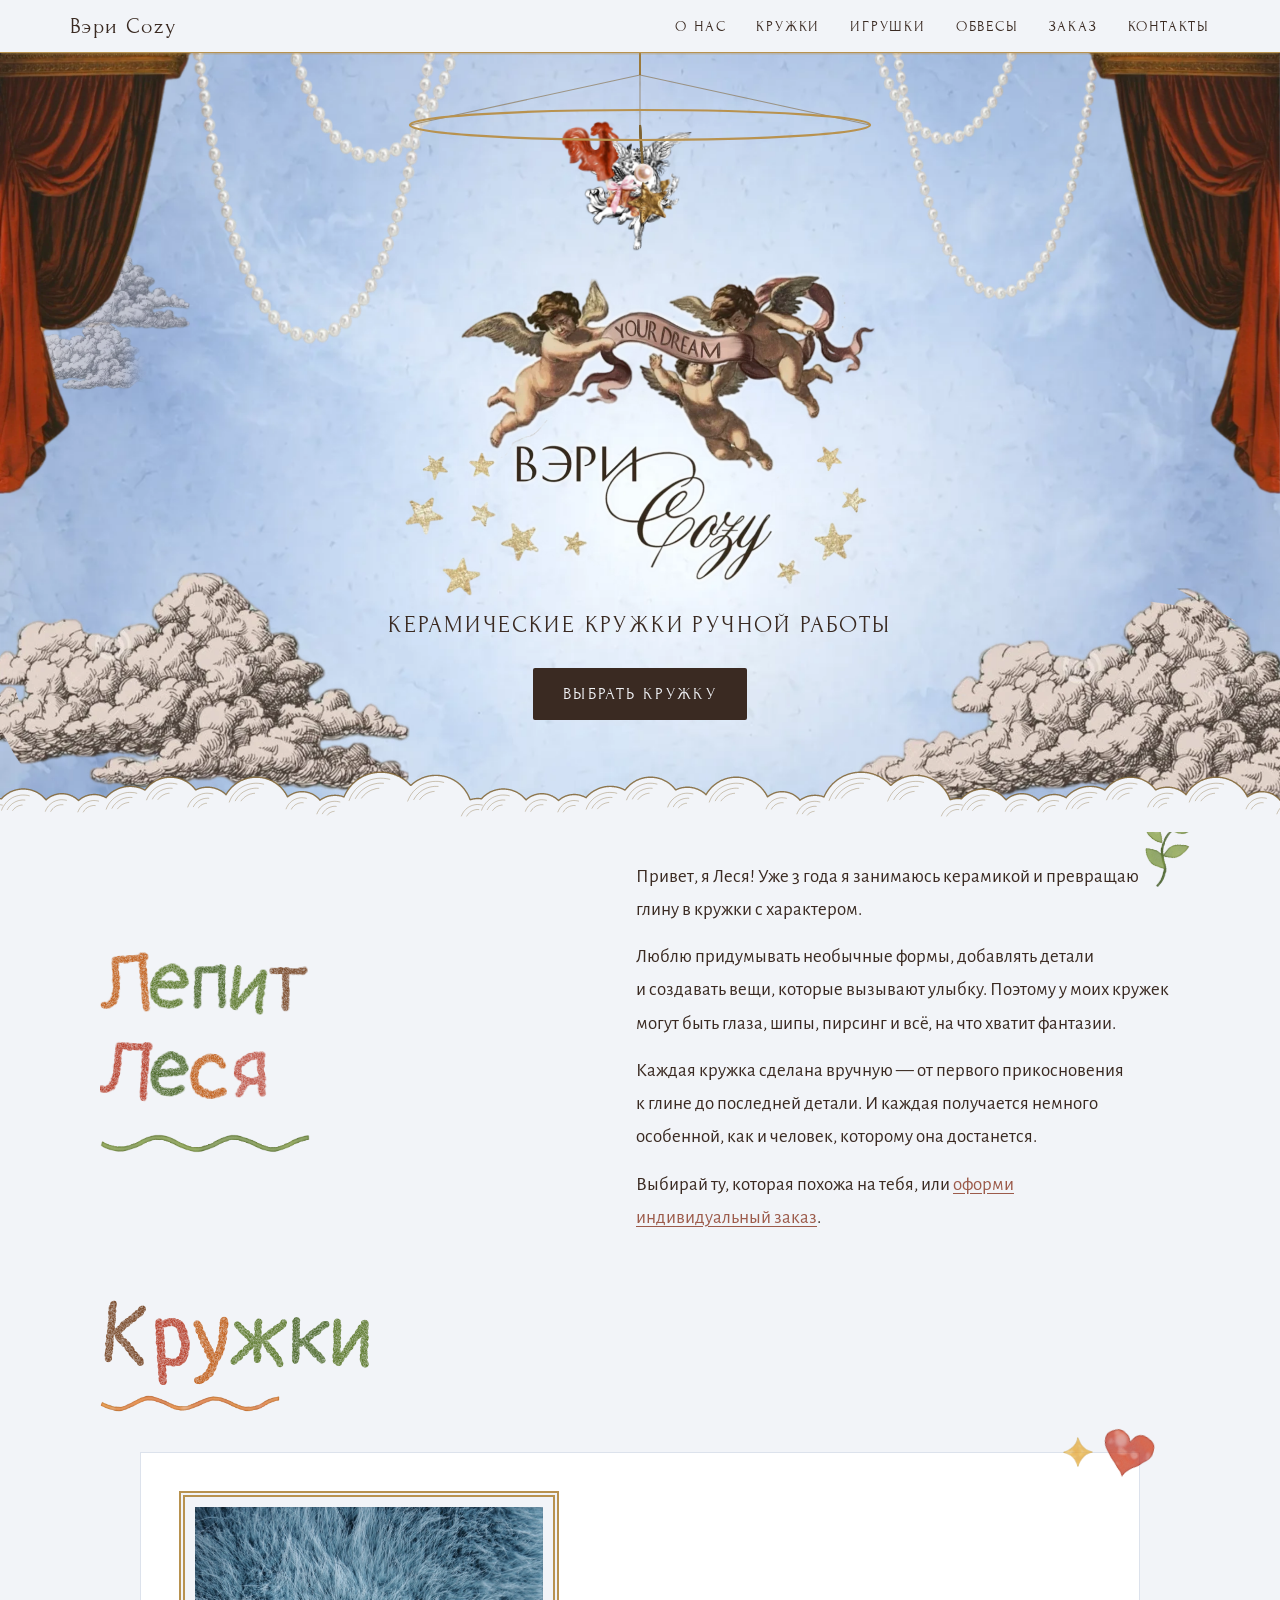
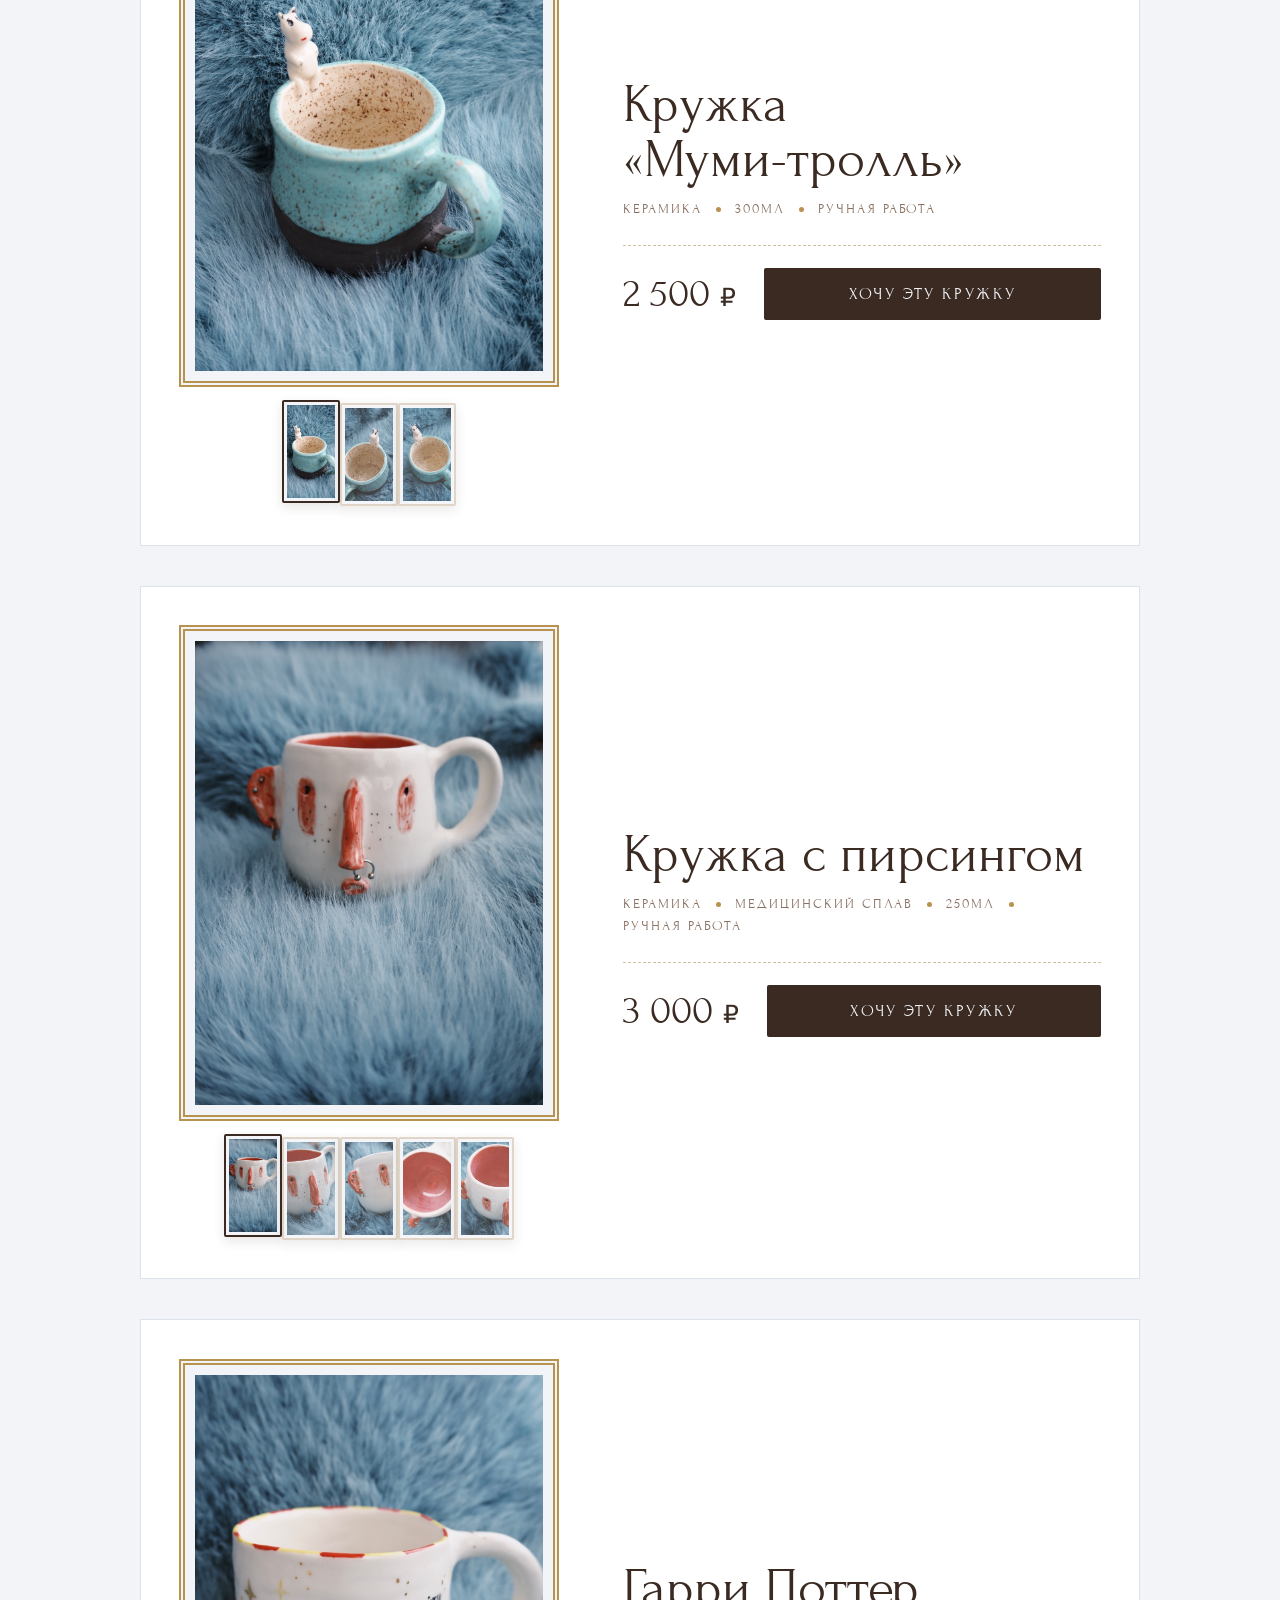
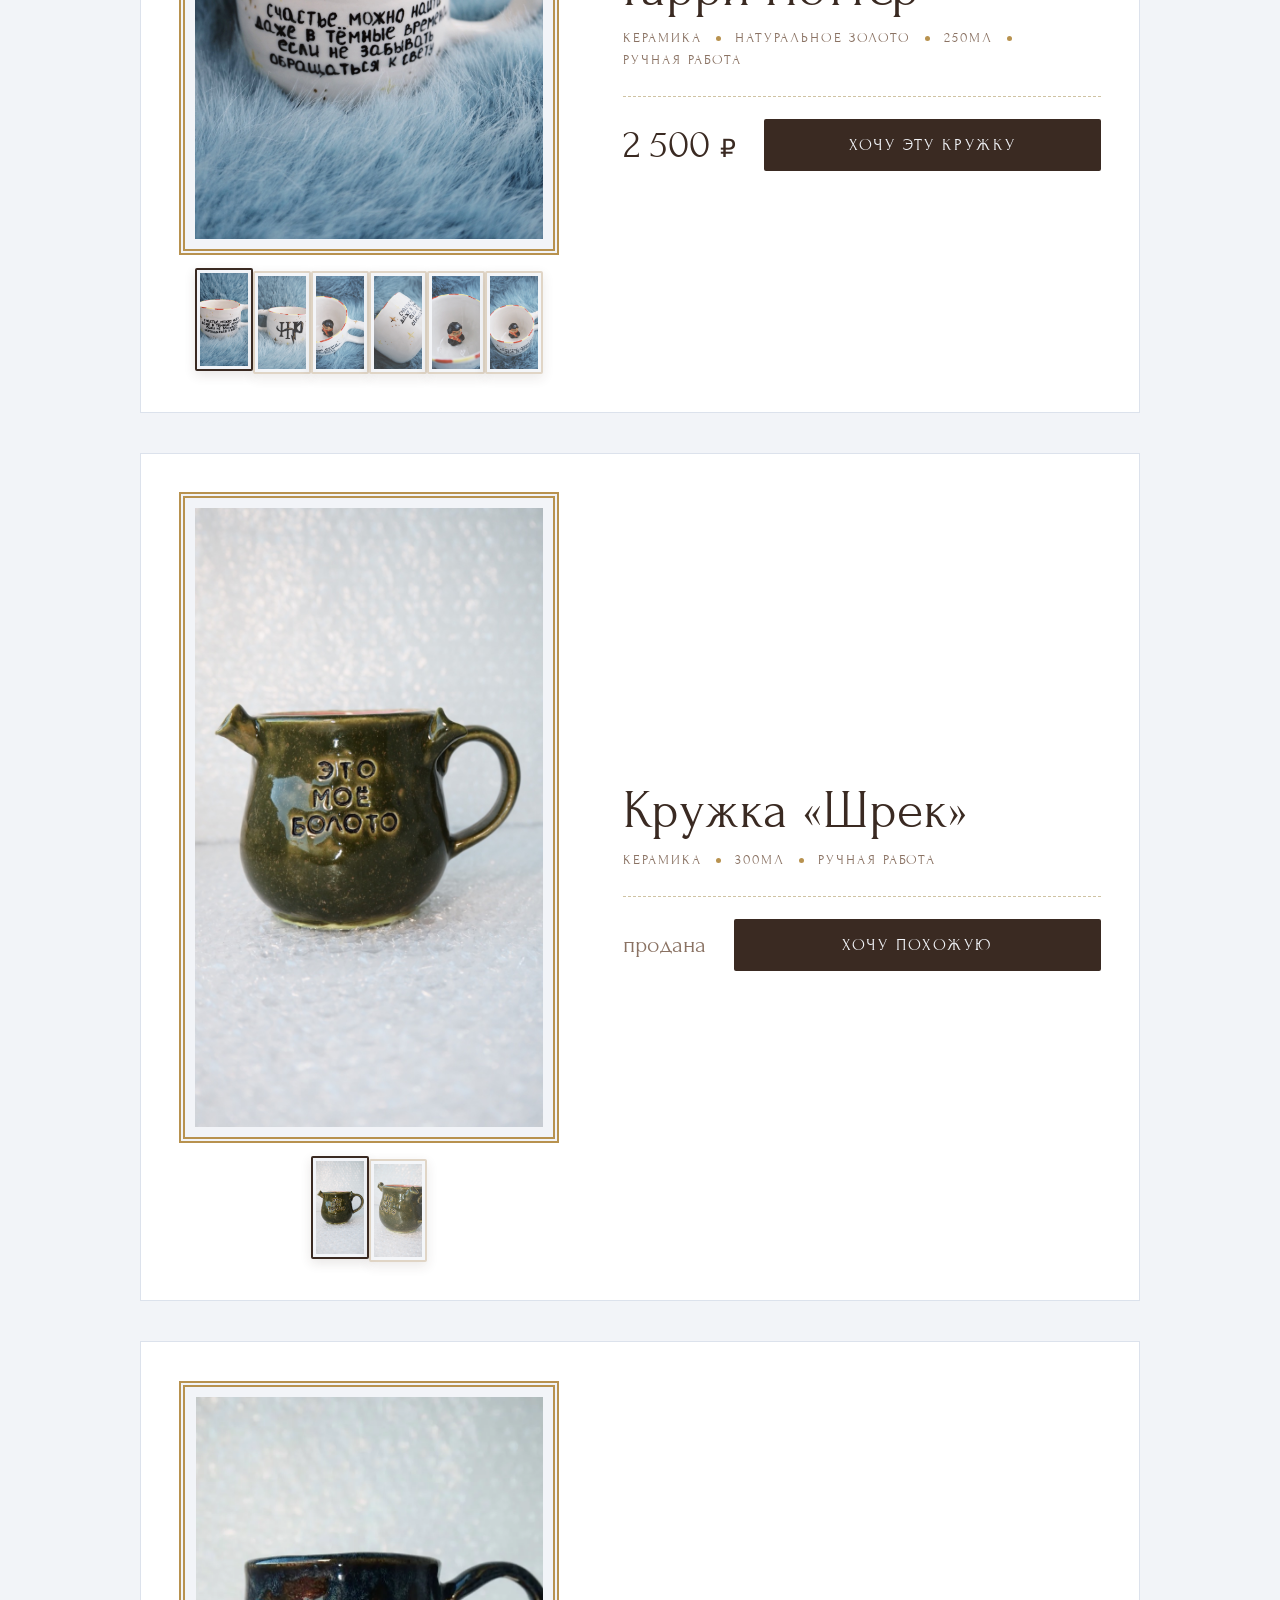
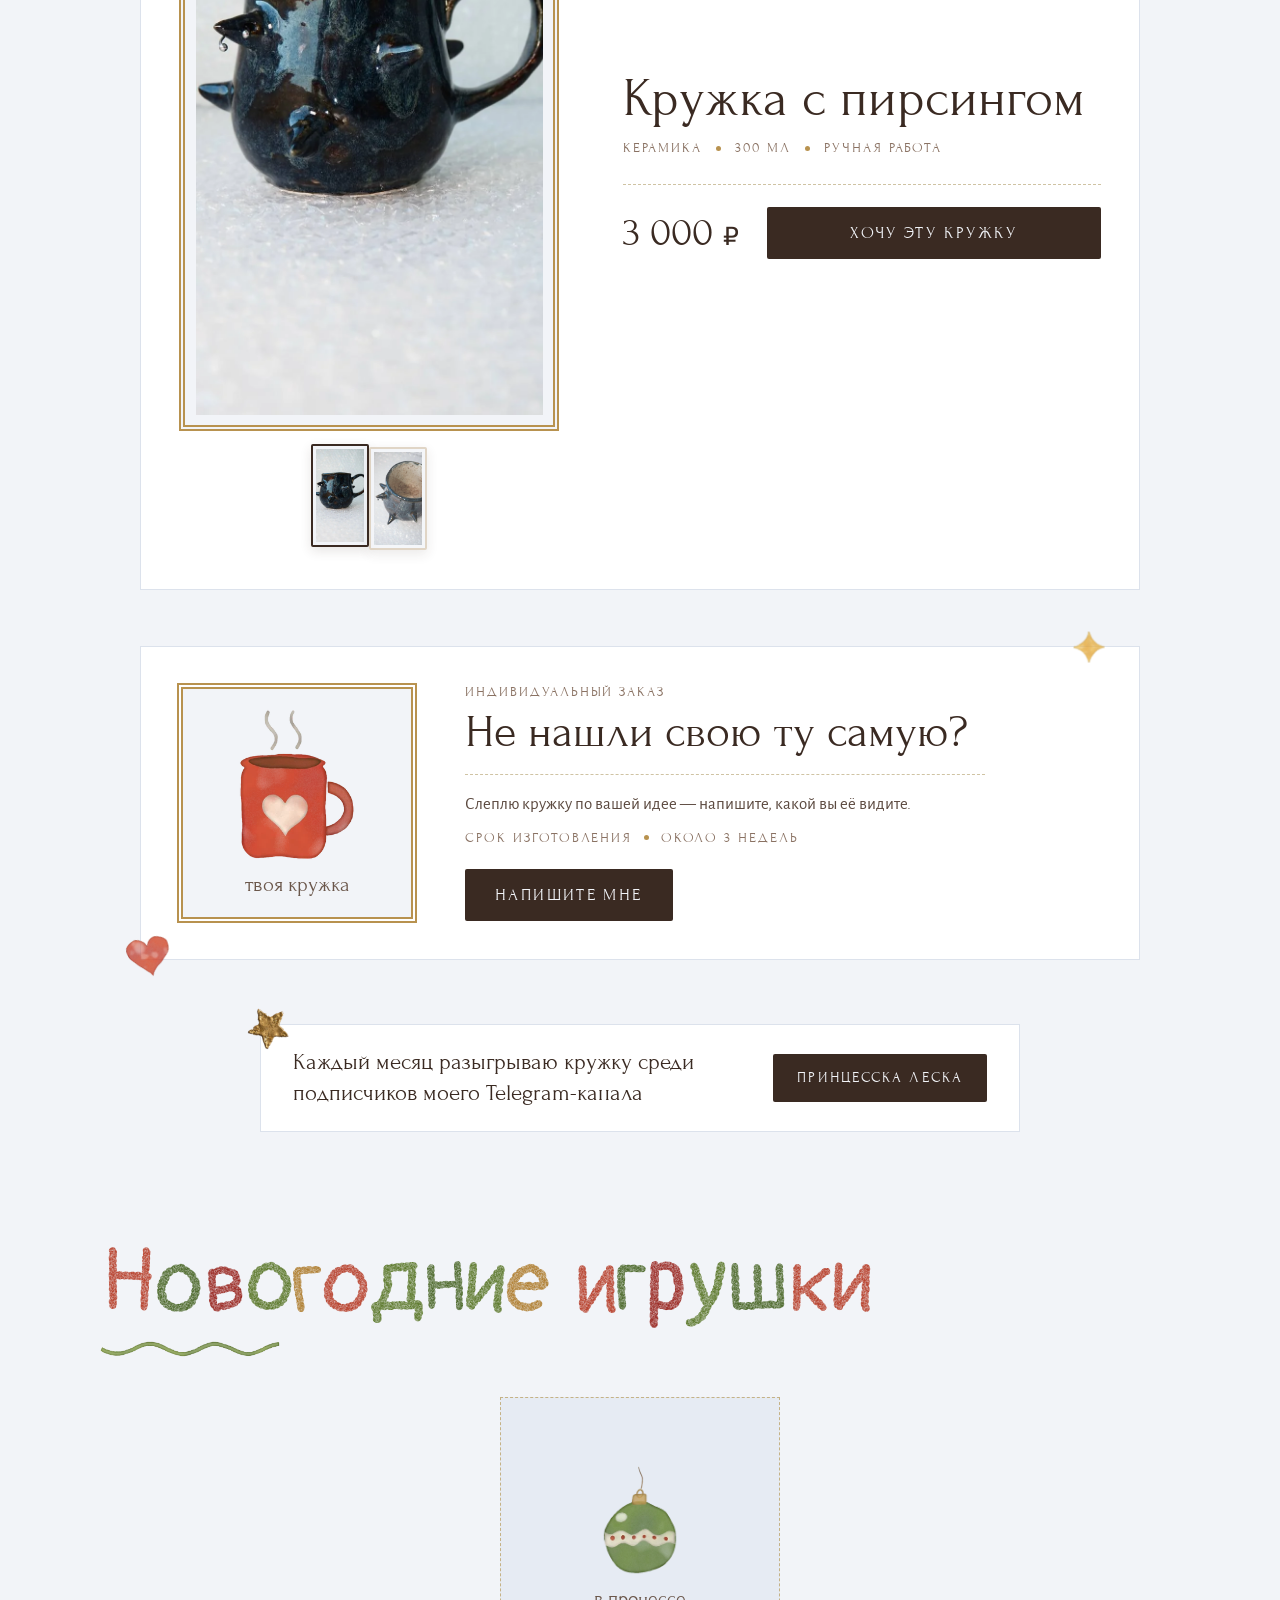
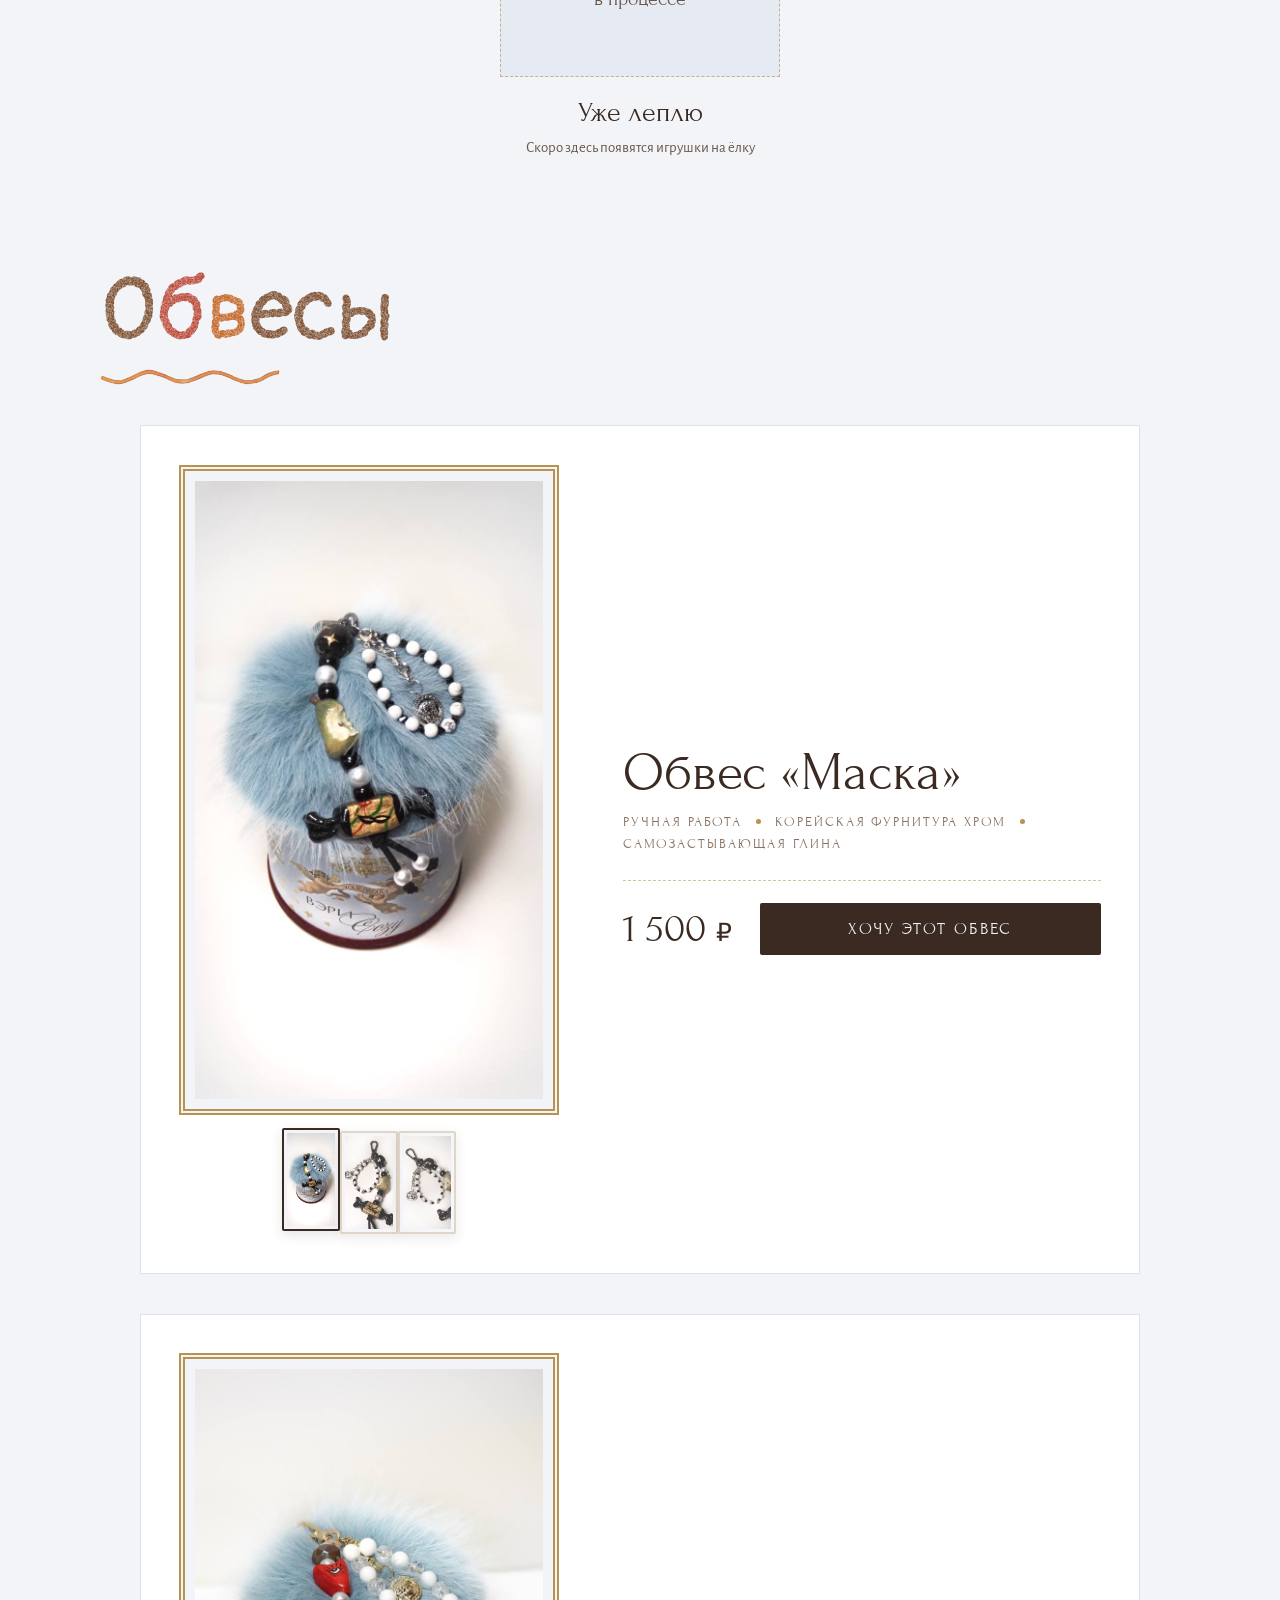
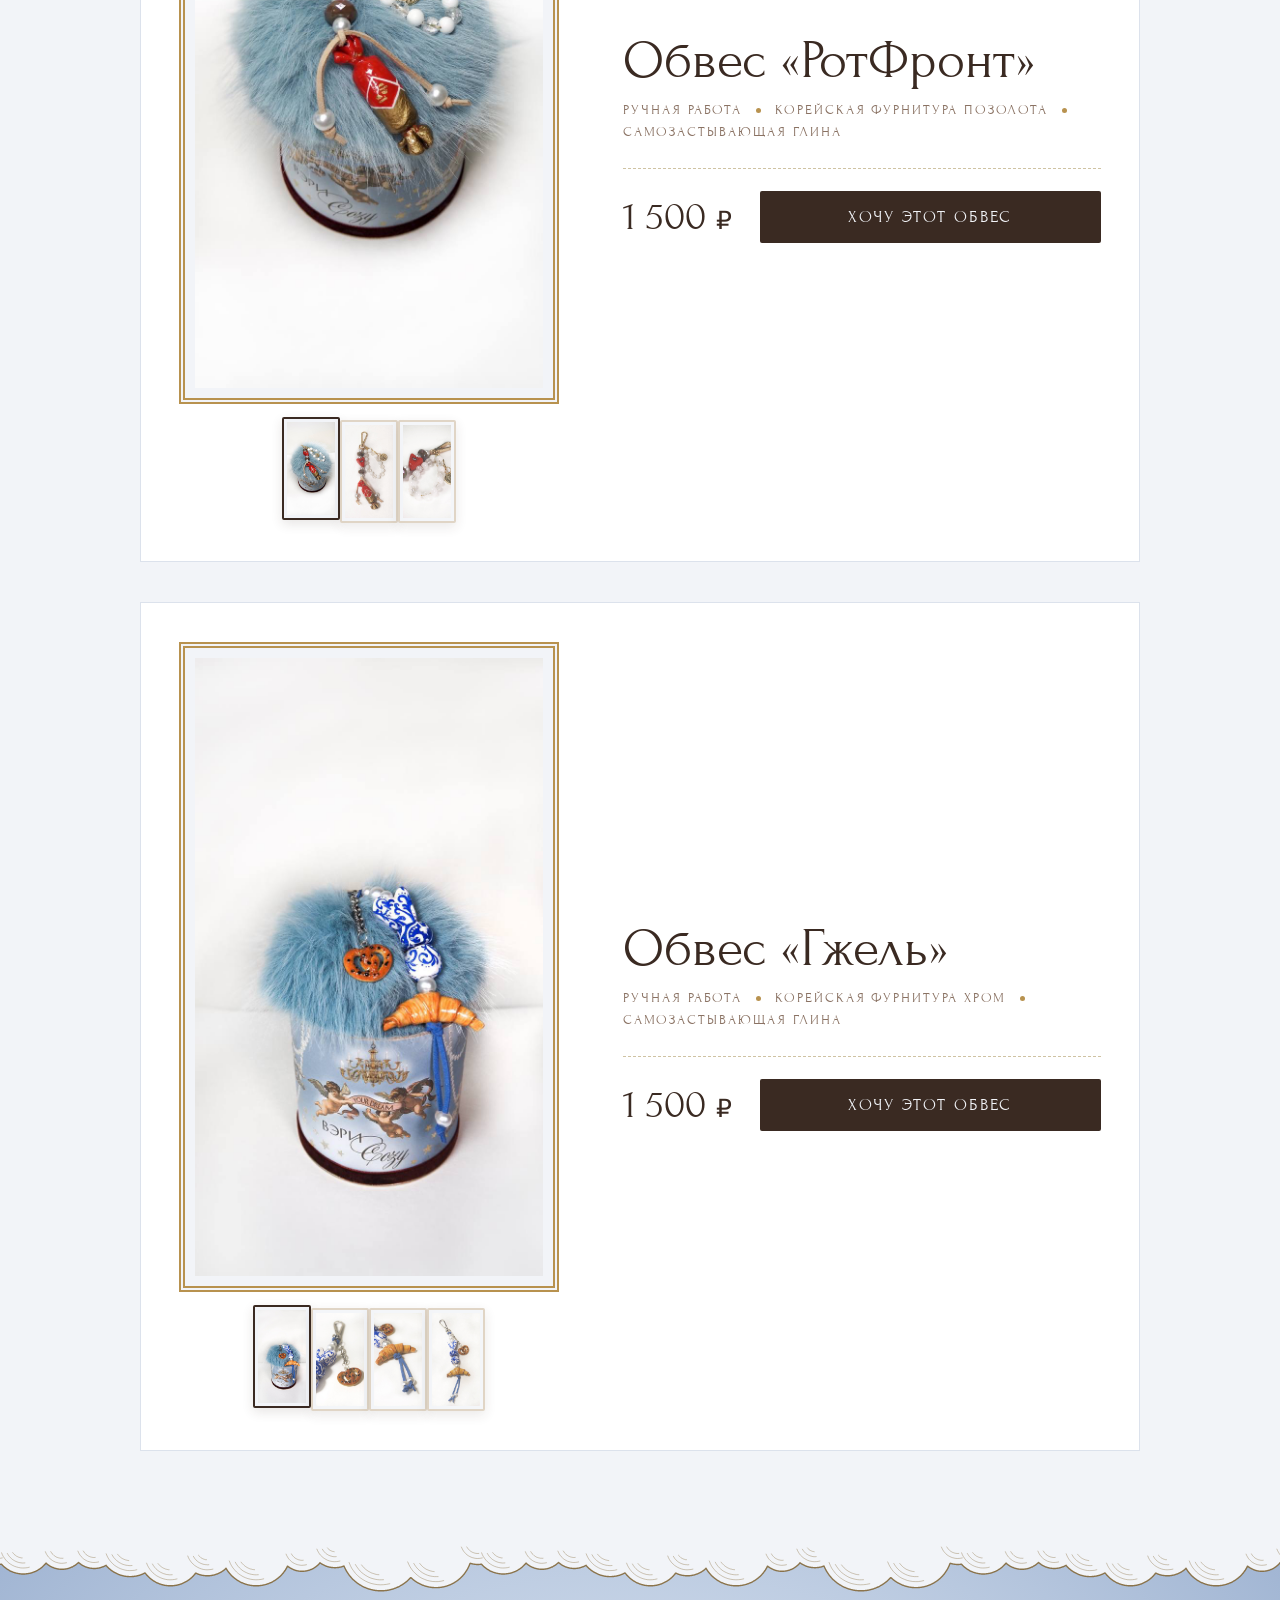
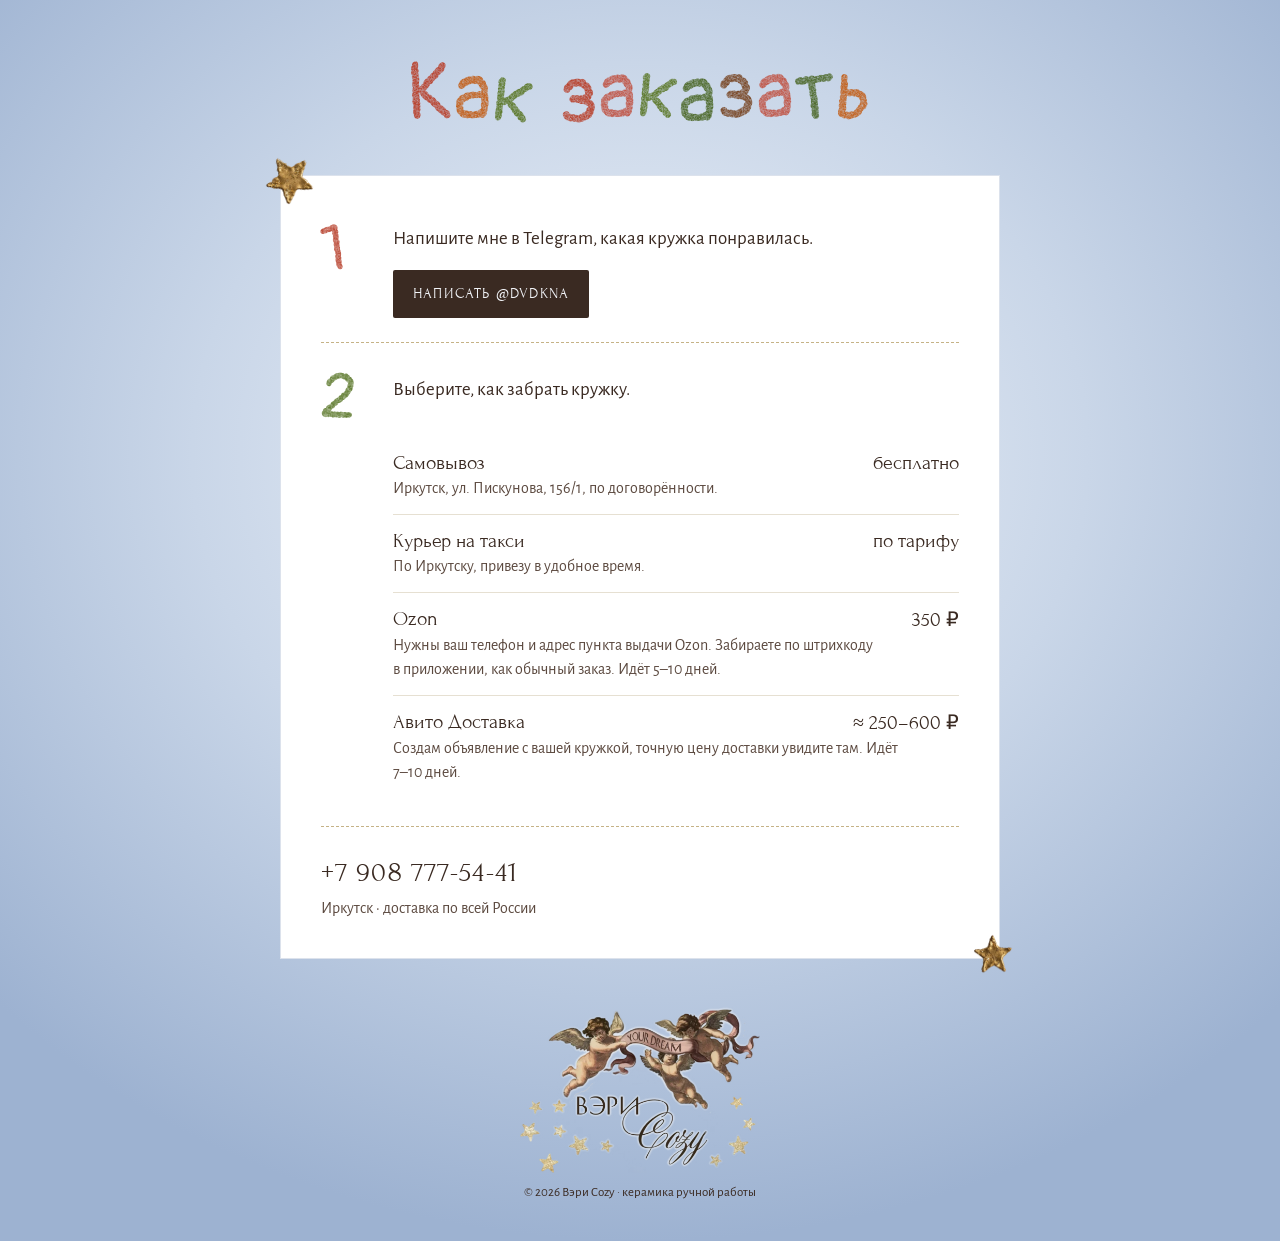
<file: index.html>
<!doctype html>
<html lang="ru">
<head>
<meta charset="utf-8">
<meta name="viewport" content="width=device-width, initial-scale=1, viewport-fit=cover">
<title>Вэри Cozy — керамические кружки ручной работы</title>
<meta name="description" content="Керамические кружки ручной работы от Леси. Иркутск, доставка по России через Ozon и Авито.">
<meta name="theme-color" content="#B9C9DF">
<meta property="og:type" content="website">
<meta property="og:title" content="Вэри Cozy — керамические кружки ручной работы">
<meta property="og:description" content="Кружки с глазами, с шипами, с пирсингом. Иркутск, доставка по России.">
<meta property="og:image" content="https://ubicasmerti228.github.io/VeryCozy/assets/og.jpg">
<meta property="og:url" content="https://ubicasmerti228.github.io/VeryCozy/">
<meta name="twitter:card" content="summary_large_image">
<link rel="icon" type="image/webp" href="assets/gold-star-1.webp">
<link rel="preconnect" href="https://fonts.googleapis.com">
<link rel="preconnect" href="https://fonts.gstatic.com" crossorigin>
<link href="https://fonts.googleapis.com/css2?family=Forum&family=Pangolin&family=Alegreya+Sans:wght@400;500;700&display=swap" rel="stylesheet">
<link rel="preload" as="image" href="assets/sky.webp">
<link rel="preload" as="image" href="assets/logo.webp">
<link rel="stylesheet" href="style.css?v=0882b853">
</head>
<body>
<div class="sc-host" data-sc-name="Main"><div style="font-family: &quot;Alegreya Sans&quot;, system-ui, sans-serif; color: rgb(58, 42, 34); background: rgb(242, 244, 248); min-height: 100vh; overflow-x: clip;">
  <div class="topbar">
  <div class="topbar-in">
    <a class="brand" href="#top">Вэри Cozy</a>
    <nav class="links" aria-label="Разделы">
      <a href="#about">О нас</a>
      <a href="#catalog">Кружки</a>
      <a href="#toys">Игрушки</a>
      <a href="#charms">Обвесы</a>
      <a href="#order">Заказ</a>
      <a href="#contacts">Контакты</a>
    </nav>
  </div></div><header id="top" class="hero" style="padding: 0px 16px 112px;">
  <img decoding="async" class="sky-cloud" src="assets/cloud-small-left.webp" alt="" aria-hidden="true" style="top: 24%; width: 190px; animation-duration: 95s; animation-delay: -20s;">
  <img decoding="async" class="sky-cloud" src="assets/cloud-small-right.webp" alt="" aria-hidden="true" style="top: 34%; width: 150px; animation-duration: 120s; animation-delay: -75s;">
  <img decoding="async" class="sky-cloud sky-3" src="assets/cloud-small-left.webp" alt="" aria-hidden="true" style="top: 12%; width: 120px; animation-duration: 140s; animation-delay: -110s;">
  <img decoding="async" class="decor pearls-l" src="assets/pearls-left.webp" alt="" aria-hidden="true">
  <img decoding="async" class="decor pearls-r" src="assets/pearls-right.webp" alt="" aria-hidden="true">
  <img decoding="async" class="decor curtain-l" src="assets/curtain-left.webp" alt="" aria-hidden="true">
  <img decoding="async" class="decor curtain-r" src="assets/curtain-right.webp" alt="" aria-hidden="true">


  
  <div class="crib" aria-hidden="true">
    <div class="crib-inner">
      <div class="rig">
        <div class="crib-cord"></div>
        <svg class="hoop" viewBox="-234 0 468 93" aria-hidden="true"><path d="M0 22 L-230 72 M0 22 L230 72 M0 22 L0 87" stroke="rgba(126,98,48,.55)" stroke-width="1.1" fill="none"></path><path d="M-230 72 A230 15 0 0 1 230 72" fill="none" stroke="#B8924F" stroke-width="2.2"></path></svg>
        <svg class="hoop hoop-front" viewBox="-234 0 468 93" aria-hidden="true"><path d="M-230 72 A230 15 0 0 0 230 72" fill="none" stroke="#B8924F" stroke-width="2.2"></path></svg>
        
          <div class="orb" style="--phase: 0.00s; --drop: 26px; --w: 100px; --d: 0s; --t: 4.8s; --ratio: 1.04375; --ax: 0.79; --ay: 0.3; --kf: 1;">
            <div class="kick">
              <div class="swing">
                <div class="thread"></div>
                <div class="charm"><img decoding="async" src="assets/angel-rooster.webp" alt=""></div>
              </div>
            </div>
          </div>
        
          <div class="orb" style="--phase: -5.00s; --drop: 48px; --w: 46px; --d: -1.3s; --t: 3.9s; --ratio: 1.0454545454545454; --ax: 0.387; --ay: 0.03; --kf: 1.3;">
            <div class="kick">
              <div class="swing">
                <div class="thread"></div>
                <div class="charm"><img decoding="async" src="assets/gold-star-1.webp" alt=""></div>
              </div>
            </div>
          </div>
        
          <div class="orb" style="--phase: -10.00s; --drop: 70px; --w: 22px; --d: -2.4s; --t: 3.4s; --ratio: 1; --ax: 0.5; --ay: 0.1; --kf: 1.6;">
            <div class="kick">
              <div class="swing">
                <div class="thread"></div>
                <div class="charm"><img decoding="async" src="assets/pearl-1.webp" alt=""></div>
              </div>
            </div>
          </div>
        
          <div class="orb" style="--phase: -15.00s; --drop: 24px; --w: 88px; --d: -1.8s; --t: 5.2s; --ratio: 1.354978354978355; --ax: 0.42; --ay: 0.15; --kf: 0.9;">
            <div class="kick">
              <div class="swing">
                <div class="thread"></div>
                <div class="charm"><img decoding="async" src="assets/angel-croissant.webp" alt=""></div>
              </div>
            </div>
          </div>
        
          <div class="orb" style="--phase: -20.00s; --drop: 58px; --w: 42px; --d: -0.6s; --t: 4.1s; --ratio: 1.0136363636363637; --ax: 0.432; --ay: 0.03; --kf: 1.2;">
            <div class="kick">
              <div class="swing">
                <div class="thread"></div>
                <div class="charm"><img decoding="async" src="assets/gold-star-2.webp" alt=""></div>
              </div>
            </div>
          </div>
        
          <div class="orb" style="--phase: -25.00s; --drop: 40px; --w: 20px; --d: -3.2s; --t: 3.6s; --ratio: 1; --ax: 0.5; --ay: 0.09; --kf: 1.6;">
            <div class="kick">
              <div class="swing">
                <div class="thread"></div>
                <div class="charm"><img decoding="async" src="assets/pearl-2.webp" alt=""></div>
              </div>
            </div>
          </div>
        
      </div>
    </div>
  </div>

  <div style="position: relative; z-index: 2; max-width: 640px; margin: 0px auto; display: flex; flex-direction: column; align-items: center; text-align: center;">
    <img decoding="async" class="logo" src="assets/logo.webp" alt="Вэри Cozy">
    <p style="margin: 12px 0px 0px; font-family: Forum, Georgia, serif; font-size: clamp(19px, 2.1vw, 24px); letter-spacing: 0.1em; text-transform: uppercase; color: rgb(58, 42, 34); line-height: 1.4;">Керамические кружки ручной работы</p>
    <div style="display: flex; flex-wrap: wrap; justify-content: center; gap: 14px; margin-top: 26px;">
      <a class="btn" href="#catalog" style="background: rgb(58, 42, 34); color: rgb(242, 244, 248);">Выбрать кружку</a>
    </div>
  </div>
  <img decoding="async" class="decor cloud-l part-l" src="assets/cloud-left.webp" alt="" aria-hidden="true">
  <img decoding="async" class="decor cloud-r part-r" src="assets/cloud-right.webp" alt="" aria-hidden="true">
  <div class="scallop"></div></header><section id="about" class="paint" style="padding: 28px 16px 48px;">
  <div style="max-width: 1080px; margin: 0px auto; display: flex; flex-wrap: wrap; align-items: center; gap: 40px 72px;">
    <div style="flex: 1 1 340px; min-width: 0px;">
      <h2 class="wc-title" style="font-size: clamp(48px, 6.4vw, 84px);"><span class="sr-only">Лепит Леся</span><span class="wc-line" aria-hidden="true"><span class="wc-word"><span class="wc-letter" style="color: rgb(194, 98, 31); transform: translateY(2.6px) rotate(-3.4deg); --i: 0;"><span class="sc-interp">Л</span></span><span class="wc-letter" style="color: rgb(94, 122, 46); transform: translateY(-1.5px) rotate(1.9deg); --i: 1;"><span class="sc-interp">е</span></span><span class="wc-letter" style="color: rgb(79, 107, 46); transform: translateY(-0.7px) rotate(-0.8deg); --i: 2;"><span class="sc-interp">п</span></span><span class="wc-letter" style="color: rgb(94, 122, 46); transform: translateY(1.3px) rotate(5.4deg); --i: 3;"><span class="sc-interp">и</span></span><span class="wc-letter" style="color: rgb(122, 74, 42); transform: translateY(1.2px) rotate(1.6deg); --i: 4;"><span class="sc-interp">т</span></span></span></span><span class="wc-line" aria-hidden="true"><span class="wc-word"><span class="wc-letter" style="color: rgb(184, 67, 47); transform: translateY(1.4px) rotate(4.8deg); --i: 5;"><span class="sc-interp">Л</span></span><span class="wc-letter" style="color: rgb(79, 107, 46); transform: translateY(-1.6px) rotate(-4.1deg); --i: 6;"><span class="sc-interp">е</span></span><span class="wc-letter" style="color: rgb(194, 98, 31); transform: translateY(0.7px) rotate(4.1deg); --i: 7;"><span class="sc-interp">с</span></span><span class="wc-letter" style="color: rgb(192, 88, 74); transform: translateY(-1.1px) rotate(-1.8deg); --i: 8;"><span class="sc-interp">я</span></span></span></span></h2>
      <img decoding="async" class="brush" src="assets/wave-green.webp" alt="" aria-hidden="true" style="display: block; width: 210px; height: auto; margin-top: 16px;">
    </div>
    <div style="position: relative; flex: 1 1 420px; min-width: 0px;">
      <img decoding="async" class="sticker grow" src="assets/sprig.webp" alt="" aria-hidden="true" style="width: 52px; right: 0px; top: -64px; transform: rotate(14deg); transform-origin: 50% 100%;">
      <p class="fade-up" style="margin: 0px; font-size: 19px; line-height: 1.75; color: rgb(58, 42, 34); --fd: 0.45s;">Привет, я Леся! Уже 3 года я занимаюсь керамикой и превращаю глину в кружки с характером.</p>
      <p class="fade-up" style="margin: 14px 0px 0px; font-size: 19px; line-height: 1.75; color: rgb(58, 42, 34); --fd: 0.60s;">Люблю придумывать необычные формы, добавлять детали и создавать вещи, которые вызывают улыбку. Поэтому у моих кружек могут быть глаза, шипы, пирсинг и всё, на что хватит фантазии.</p>
      <p class="fade-up" style="margin: 14px 0px 0px; font-size: 19px; line-height: 1.75; color: rgb(58, 42, 34); --fd: 0.75s;">Каждая кружка сделана вручную — от первого прикосновения к глине до последней детали. И каждая получается немного особенной, как и человек, которому она достанется.</p>
      <p class="fade-up" style="margin: 14px 0px 0px; font-size: 19px; line-height: 1.75; color: rgb(58, 42, 34); --fd: 0.90s;">Выбирай ту, которая похожа на тебя, или <a href="https://t.me/dvdkna" target="_blank" rel="noopener" style="color: rgb(156, 91, 75); text-underline-offset: 3px;" data-msg="Здравствуйте! Хочу индивидуальную кружку.">оформи индивидуальный заказ</a>.</p>
    </div>
  </div></section><section id="catalog" style="padding: 8px 16px 80px;">
  <div style="max-width: 1080px; margin: 0px auto;">
    <div style="position: relative; display: flex; flex-wrap: wrap; align-items: flex-end; justify-content: space-between; gap: 12px 32px; margin-bottom: 40px;">
      <div>
        <h2 class="wc-title" style="font-size: clamp(52px, 7vw, 88px);"><span class="sr-only">Кружки</span><span class="wc-line" aria-hidden="true"><span class="wc-word"><span class="wc-letter" style="color: rgb(122, 74, 42); transform: translateY(-1.2px) rotate(4.9deg); --i: 0;"><span class="sc-interp">К</span></span><span class="wc-letter" style="color: rgb(184, 67, 47); transform: translateY(1.6px) rotate(-3.3deg); --i: 1;"><span class="sc-interp">р</span></span><span class="wc-letter" style="color: rgb(194, 98, 31); transform: translateY(1.8px) rotate(-2.1deg); --i: 2;"><span class="sc-interp">у</span></span><span class="wc-letter" style="color: rgb(94, 122, 46); transform: translateY(2.1px) rotate(1.4deg); --i: 3;"><span class="sc-interp">ж</span></span><span class="wc-letter" style="color: rgb(79, 107, 46); transform: translateY(-1.2px) rotate(0.2deg); --i: 4;"><span class="sc-interp">к</span></span><span class="wc-letter" style="color: rgb(94, 122, 46); transform: translateY(0.5px) rotate(-0.7deg); --i: 5;"><span class="sc-interp">и</span></span></span></span></h2>
        <img decoding="async" src="assets/wave-orange.webp" alt="" aria-hidden="true" style="display: block; width: 180px; height: auto; margin-top: 10px;">
      </div>
    </div>
    <article style="position: relative; max-width: 1000px; margin: 0px auto; background: rgb(255, 255, 255); border: 1px solid rgb(220, 226, 236); padding: clamp(18px, 3vw, 40px); box-sizing: border-box; display: flex; flex-wrap: wrap; align-items: center; gap: 32px 64px;" data-p="card">
      <img decoding="async" class="sticker" src="assets/heart-red.webp" alt="" aria-hidden="true" style="width: 52px; right: -14px; top: -22px; transform: rotate(14deg);">
      <img decoding="async" class="sticker twinkle sticker-hide-sm" src="assets/sparkle.webp" alt="" aria-hidden="true" style="width: 30px; right: 46px; top: -16px;">
      <div style="flex: 1 1 300px; min-width: 0px; max-width: 380px; margin: 0px auto; display: flex; flex-direction: column; align-items: center; gap: 16px;">
        <div style="width: 100%; box-sizing: border-box; padding: 10px; background: rgb(242, 244, 248); border: 6px double rgb(184, 146, 79);">
          <img decoding="async" src="assets/mug-piercing-side.webp" alt="Кружка с пирсингом, вид сбоку" style="display: block; width: 100%; height: auto; aspect-ratio: 9 / 16; object-fit: cover;" data-p="photo">
        </div>
        <div style="display: flex; gap: 12px; justify-content: center;" data-p="thumbs">
          
            <button type="button" aria-label="Кружка с пирсингом, вид сбоку" aria-pressed="true" style="width: 58px; height: 103px; padding: 3px; box-sizing: border-box; border-radius: 2px; cursor: pointer; background: rgb(242, 244, 248); border: 2px solid rgb(58, 42, 34); transform: translateY(-3px); box-shadow: rgba(58, 42, 34, 0.12) 0px 4px 12px; transition: transform 0.2s;"><img decoding="async" src="assets/mug-piercing-side.webp" alt="" style="display: block; width: 100%; height: 100%; object-fit: cover;"></button>
          
            <button type="button" aria-label="Кружка с пирсингом, вид сверху: светлая глазурь в крапинку внутри" aria-pressed="false" style="width: 58px; height: 103px; padding: 3px; box-sizing: border-box; border-radius: 2px; cursor: pointer; background: rgb(242, 244, 248); border: 2px solid rgb(217, 203, 184); opacity: 0.8; box-shadow: rgba(58, 42, 34, 0.12) 0px 4px 12px; transition: transform 0.2s;"><img decoding="async" src="assets/mug-piercing-top.webp" alt="" style="display: block; width: 100%; height: 100%; object-fit: cover;"></button>
          
        </div>
      </div>
      <div style="flex: 1 1 320px; min-width: 0px;">
        <h2 style="margin: 0px; font-family: Forum, Georgia, serif; font-weight: 400; font-size: clamp(38px, 4.4vw, 54px); line-height: 1.02; color: rgb(58, 42, 34);" data-p="name">Кружка с&nbsp;пирсингом</h2>
        <p style="margin: 14px 0px 0px; display: flex; flex-wrap: wrap; align-items: center; gap: 6px 14px; font-family: Forum, Georgia, serif; font-size: 14px; letter-spacing: 0.14em; text-transform: uppercase; color: rgb(138, 114, 99);" data-p="details">керамика<span aria-hidden="true" style="width: 5px; height: 5px; border-radius: 50%; background: rgb(184, 146, 79);"></span>300 мл<span aria-hidden="true" style="width: 5px; height: 5px; border-radius: 50%; background: rgb(184, 146, 79);"></span>ручная работа</p>
        <div style="display: flex; flex-wrap: wrap; align-items: center; gap: 16px 28px; margin-top: 28px; padding-top: 22px; border-top: 1.5px dashed rgb(207, 195, 163);">
          <p style="margin: 0px; font-family: Forum, Georgia, serif; font-weight: 400; font-size: 40px; line-height: 1; color: rgb(58, 42, 34); white-space: nowrap;" data-p="price">3&nbsp;000&nbsp;<span style="font-size: 0.62em;">₽</span></p>
          <a class="btn" href="https://t.me/dvdkna" target="_blank" rel="noopener" style="flex: 1 1 200px; justify-content: center; background: rgb(58, 42, 34); color: rgb(242, 244, 248);" data-p="buy">Хочу эту кружку</a>
        </div>
      </div>
    </article>
    <div class="duo duo-one" data-p="soon-wrap" style="display: none;">
      <article class="duo-card" data-p="soon">
        <div class="duo-frame">
          <img decoding="async" class="twinkle" src="assets/mug-drawing.webp" alt="" aria-hidden="true">
          <span class="duo-tag">ещё в печи</span>
        </div>
        <div class="duo-text">
          <h3 class="duo-title">Новая партия</h3>
        </div>
      </article>
    </div>
    <a class="custom-card" href="https://t.me/dvdkna" target="_blank" rel="noopener" data-msg="Здравствуйте! Хочу индивидуальную кружку.">
      <img decoding="async" class="sticker twinkle" src="assets/sparkle.webp" alt="" aria-hidden="true" style="width: 32px; right: 34px; top: -16px;">
      <img decoding="async" class="sticker" src="assets/heart-red.webp" alt="" aria-hidden="true" style="width: 44px; left: -14px; bottom: -18px; transform: rotate(-12deg);">
      <span class="custom-frame">
        <img decoding="async" src="assets/mug-drawing.webp" alt="" aria-hidden="true">
        <span class="duo-tag">твоя кружка</span>
      </span>
      <span class="custom-head">
        <span class="custom-kicker">индивидуальный заказ</span>
        <span class="custom-title">Не нашли свою ту самую?</span>
      </span>
      <span class="custom-sub">Слеплю кружку по вашей идее — напишите, какой вы её видите.</span>
      <span class="custom-note"><span>срок изготовления</span><span aria-hidden="true" class="dot"></span><span>около 3 недель</span></span>
      <span class="btn custom-btn">Напишите мне</span>
    </a>
    <aside style="position: relative; max-width: 760px; margin: 64px auto 0px; background: rgb(255, 255, 255); border: 1px solid rgb(220, 226, 236); padding: 22px clamp(18px, 3.5vw, 32px); box-sizing: border-box; display: flex; flex-wrap: wrap; align-items: center; justify-content: space-between; gap: 16px 28px;">
      <img decoding="async" class="sticker" src="assets/gold-star-1.webp" alt="" aria-hidden="true" style="width: 40px; left: -14px; top: -18px; transform: rotate(-12deg);">
      <p style="margin: 0px; flex: 1 1 320px; font-family: Forum, Georgia, serif; font-size: clamp(19px, 2.2vw, 23px); line-height: 1.35; color: rgb(58, 42, 34);">Каждый месяц разыгрываю кружку среди подписчиков моего <span class="nw">Telegram-канала</span></p>
      <a class="btn" href="https://t.me/dvdknaleska" target="_blank" rel="noopener" style="flex: 0 0 auto; min-height: 48px; padding: 0px 24px; font-size: 15px; white-space: nowrap; background: rgb(58, 42, 34); color: rgb(242, 244, 248);">Принцесска Леска</a>
    </aside>
  </div></section><section id="toys" class="shelf" data-shelf="игрушки">
  <div style="max-width: 1080px; margin: 0px auto;">
    <div class="shelf-head">
      <h2 class="wc-title" style="font-size: clamp(46px, 7vw, 88px);"><span class="sr-only">Новогодние игрушки</span><span class="wc-line" aria-hidden="true"><span class="wc-word"><span class="wc-letter" style="color: rgb(184, 67, 47); transform: translateY(-1.0px) rotate(1.9deg); --i: 0;"><span class="sc-interp">Н</span></span><span class="wc-letter" style="color: rgb(79, 107, 46); transform: translateY(0.4px) rotate(-0.7deg); --i: 1;"><span class="sc-interp">о</span></span><span class="wc-letter" style="color: rgb(156, 46, 40); transform: translateY(0.3px) rotate(-3.7deg); --i: 2;"><span class="sc-interp">в</span></span><span class="wc-letter" style="color: rgb(94, 122, 46); transform: translateY(-1.3px) rotate(-3.2deg); --i: 3;"><span class="sc-interp">о</span></span><span class="wc-letter" style="color: rgb(176, 128, 52); transform: translateY(1.5px) rotate(-2.9deg); --i: 4;"><span class="sc-interp">г</span></span><span class="wc-letter" style="color: rgb(184, 67, 47); transform: translateY(0.8px) rotate(4.5deg); --i: 5;"><span class="sc-interp">о</span></span><span class="wc-letter" style="color: rgb(94, 122, 46); transform: translateY(-1.4px) rotate(-2.0deg); --i: 6;"><span class="sc-interp">д</span></span><span class="wc-letter" style="color: rgb(79, 107, 46); transform: translateY(-0.5px) rotate(-2.7deg); --i: 7;"><span class="sc-interp">н</span></span><span class="wc-letter" style="color: rgb(94, 122, 46); transform: translateY(-0.4px) rotate(3.3deg); --i: 8;"><span class="sc-interp">и</span></span><span class="wc-letter" style="color: rgb(176, 128, 52); transform: translateY(0.6px) rotate(1.8deg); --i: 9;"><span class="sc-interp">е</span></span></span><span class="wc-word"><span class="wc-letter" style="color: rgb(184, 67, 47); transform: translateY(0.5px) rotate(-3.4deg); --i: 10;"><span class="sc-interp">и</span></span><span class="wc-letter" style="color: rgb(79, 107, 46); transform: translateY(-0.8px) rotate(2.1deg); --i: 11;"><span class="sc-interp">г</span></span><span class="wc-letter" style="color: rgb(156, 46, 40); transform: translateY(-0.4px) rotate(1.3deg); --i: 12;"><span class="sc-interp">р</span></span><span class="wc-letter" style="color: rgb(94, 122, 46); transform: translateY(-0.5px) rotate(3.1deg); --i: 13;"><span class="sc-interp">у</span></span><span class="wc-letter" style="color: rgb(79, 107, 46); transform: translateY(-1.3px) rotate(-1.3deg); --i: 14;"><span class="sc-interp">ш</span></span><span class="wc-letter" style="color: rgb(184, 67, 47); transform: translateY(-0.3px) rotate(0.0deg); --i: 15;"><span class="sc-interp">к</span></span><span class="wc-letter" style="color: rgb(184, 67, 47); transform: translateY(-1.2px) rotate(-0.2deg); --i: 16;"><span class="sc-interp">и</span></span></span></span></h2>
      <img decoding="async" src="assets/wave-green.webp" alt="" aria-hidden="true" style="display: block; width: 180px; height: auto; margin-top: 10px;">
    </div>
    <div data-p="list"></div>
    <div class="duo duo-one">
      <article class="duo-card">
        <div class="duo-frame">
          <img decoding="async" class="art" src="assets/toy-drawing.webp?v=2" alt="" aria-hidden="true">
          <span class="duo-tag">в процессе</span>
        </div>
        <div class="duo-text">
          <h3 class="duo-title">Уже леплю</h3>
          <p class="duo-sub">Скоро здесь появятся игрушки на ёлку</p>
        </div>
      </article>
    </div>
  </div>
</section><section id="charms" class="shelf" data-shelf="обвесы">
  <div style="max-width: 1080px; margin: 0px auto;">
    <div class="shelf-head">
      <h2 class="wc-title" style="font-size: clamp(46px, 7vw, 88px);"><span class="sr-only">Обвесы</span><span class="wc-line" aria-hidden="true"><span class="wc-word"><span class="wc-letter" style="color: rgb(122, 74, 42); transform: translateY(0.5px) rotate(4.3deg); --i: 0;"><span class="sc-interp">О</span></span><span class="wc-letter" style="color: rgb(184, 67, 47); transform: translateY(0.3px) rotate(1.3deg); --i: 1;"><span class="sc-interp">б</span></span><span class="wc-letter" style="color: rgb(194, 98, 31); transform: translateY(0.3px) rotate(1.7deg); --i: 2;"><span class="sc-interp">в</span></span><span class="wc-letter" style="color: rgb(122, 74, 42); transform: translateY(0.1px) rotate(-2.7deg); --i: 3;"><span class="sc-interp">е</span></span><span class="wc-letter" style="color: rgb(122, 74, 42); transform: translateY(0.7px) rotate(-0.4deg); --i: 4;"><span class="sc-interp">с</span></span><span class="wc-letter" style="color: rgb(122, 74, 42); transform: translateY(1.2px) rotate(1.9deg); --i: 5;"><span class="sc-interp">ы</span></span></span></span></h2>
      <img decoding="async" src="assets/wave-orange.webp" alt="" aria-hidden="true" style="display: block; width: 180px; height: auto; margin-top: 10px;">
    </div>
    <div data-p="list"></div>
    <div class="duo duo-one">
      <article class="duo-card">
        <div class="duo-frame">
          <img decoding="async" class="art" src="assets/charm-drawing.webp" alt="" aria-hidden="true">
          <span class="duo-tag">в процессе</span>
        </div>
        <div class="duo-text">
          <h3 class="duo-title">Новые обвесы</h3>
          <p class="duo-sub">Скоро появятся здесь</p>
        </div>
      </article>
    </div>
  </div>
</section><footer id="order" class="hero" style="padding: 120px 16px 40px; background: radial-gradient(70% 60% at 50% 40%, rgb(238, 243, 250) 0%, rgb(201, 214, 232) 50%, rgb(157, 178, 209) 100%);">
  <div class="scallop-top"></div>
  <img decoding="async" class="decor gather-l" src="assets/cloud-small-left.webp" alt="" aria-hidden="true" style="left: -4%; bottom: 120px; width: clamp(240px, 34vw, 520px); opacity: 0.85;">
  <img decoding="async" class="decor gather-r" src="assets/cloud-small-right.webp" alt="" aria-hidden="true" style="right: -5%; bottom: 60px; width: clamp(260px, 36vw, 560px); opacity: 0.85;">
  <div style="position: relative; z-index: 3; max-width: 720px; margin: 0px auto;">
    <h2 class="wc-title" style="font-size: clamp(48px, 6.4vw, 84px); text-align: center;"><span class="sr-only">Как заказать</span><span class="wc-line" aria-hidden="true" style="justify-content: center;"><span class="wc-word"><span class="wc-letter" style="color: rgb(184, 67, 47); transform: translateY(-1.5px) rotate(-2.8deg); --i: 0;"><span class="sc-interp">К</span></span><span class="wc-letter" style="color: rgb(194, 98, 31); transform: translateY(-0.6px) rotate(2.3deg); --i: 1;"><span class="sc-interp">а</span></span><span class="wc-letter" style="color: rgb(94, 122, 46); transform: translateY(2px) rotate(5.4deg); --i: 2;"><span class="sc-interp">к</span></span></span><span class="wc-word"><span class="wc-letter" style="color: rgb(184, 67, 47); transform: translateY(3px) rotate(-0.5deg); --i: 3;"><span class="sc-interp">з</span></span><span class="wc-letter" style="color: rgb(192, 88, 74); transform: translateY(-1.2px) rotate(1.5deg); --i: 4;"><span class="sc-interp">а</span></span><span class="wc-letter" style="color: rgb(94, 122, 46); transform: translateY(-2.1px) rotate(4.5deg); --i: 5;"><span class="sc-interp">к</span></span><span class="wc-letter" style="color: rgb(79, 107, 46); transform: translateY(2.8px) rotate(1.5deg); --i: 6;"><span class="sc-interp">а</span></span><span class="wc-letter" style="color: rgb(122, 74, 42); transform: translateY(-1.9px) rotate(-2.5deg); --i: 7;"><span class="sc-interp">з</span></span><span class="wc-letter" style="color: rgb(192, 88, 74); transform: translateY(-1.8px) rotate(-2.6deg); --i: 8;"><span class="sc-interp">а</span></span><span class="wc-letter" style="color: rgb(79, 107, 46); transform: translateY(-0.5px) rotate(-5.7deg); --i: 9;"><span class="sc-interp">т</span></span><span class="wc-letter" style="color: rgb(194, 98, 31); transform: translateY(-1.2px) rotate(5.2deg); --i: 10;"><span class="sc-interp">ь</span></span></span></span></h2>
    <div style="position: relative; margin-top: 36px; background: rgb(255, 255, 255); border: 1px solid rgb(220, 226, 236); padding: clamp(22px, 4vw, 40px);">
      <img decoding="async" class="sticker" src="assets/gold-star-1.webp" alt="" aria-hidden="true" style="width: 46px; left: -16px; top: -20px; transform: rotate(-14deg);">
      <img decoding="async" class="sticker" src="assets/gold-star-2.webp" alt="" aria-hidden="true" style="width: 38px; right: -12px; bottom: -16px; transform: rotate(10deg);">
      <ol style="margin: 0px; padding: 0px; list-style: none;">
        <li style="display: grid; grid-template-columns: 56px 1fr; gap: 6px 16px; align-items: start; padding-bottom: 24px;">
          <span class="wc-title" aria-hidden="true" style="display: inline-block; font-size: 64px; line-height: 1; color: rgb(184, 67, 47); transform: rotate(-6deg);">1</span>
          <div>
            <p style="margin: 8px 0px 0px; font-size: 19px; line-height: 1.55; color: rgb(58, 42, 34);">Напишите мне в Telegram, какая кружка понравилась.</p>
            <a class="btn" href="https://t.me/dvdkna" target="_blank" rel="noopener" style="margin-top: 16px; min-height: 48px; padding: 0px 20px; font-size: 15px; letter-spacing: 0.08em; white-space: nowrap; background: rgb(58, 42, 34); color: rgb(242, 244, 248);" data-msg="Здравствуйте! Хочу заказать кружку.">Написать @dvdkna</a>
          </div>
        </li>
        <li style="display: grid; grid-template-columns: 56px 1fr; gap: 6px 16px; align-items: start; padding-top: 24px; border-top: 1.5px dashed rgb(197, 178, 134);">
          <span class="wc-title" aria-hidden="true" style="display: inline-block; font-size: 64px; line-height: 1; color: rgb(94, 122, 46); transform: rotate(6deg);">2</span>
          <p style="margin: 8px 0px 0px; font-size: 19px; line-height: 1.55; color: rgb(58, 42, 34);">Выберите, как забрать кружку.</p>
            <div class="ship">
              <div style="display: grid; grid-template-columns: 1fr auto; gap: 2px 16px; padding: 14px 0px; border-bottom: 1px solid rgb(230, 224, 210);">
                <span style="font-family: Forum, Georgia, serif; font-size: 20px; color: rgb(58, 42, 34);">Самовывоз</span>
                <span style="font-family: Forum, Georgia, serif; font-size: 20px; color: rgb(58, 42, 34); white-space: nowrap;">бесплатно</span>
                <span style="grid-column: 1 / -1; font-size: 16px; line-height: 1.5; color: rgb(92, 74, 64);">Иркутск, ул. Пискунова, 156/1, по договорённости.</span>
              </div>
              <div style="display: grid; grid-template-columns: 1fr auto; gap: 2px 16px; padding: 14px 0px; border-bottom: 1px solid rgb(230, 224, 210);">
                <span style="font-family: Forum, Georgia, serif; font-size: 20px; color: rgb(58, 42, 34);">Курьер на такси</span>
                <span style="font-family: Forum, Georgia, serif; font-size: 20px; color: rgb(58, 42, 34); white-space: nowrap;">по тарифу</span>
                <span style="grid-column: 1 / -1; font-size: 16px; line-height: 1.5; color: rgb(92, 74, 64);">По Иркутску, привезу в удобное время.</span>
              </div>
              <div style="display: grid; grid-template-columns: 1fr auto; gap: 2px 16px; padding: 14px 0px; border-bottom: 1px solid rgb(230, 224, 210);">
                <span style="font-family: Forum, Georgia, serif; font-size: 20px; color: rgb(58, 42, 34);">Ozon</span>
                <span style="font-family: Forum, Georgia, serif; font-size: 20px; color: rgb(58, 42, 34); white-space: nowrap;">350 ₽</span>
                <span style="grid-column: 1 / -1; font-size: 16px; line-height: 1.5; color: rgb(92, 74, 64);">Нужны ваш телефон и адрес пункта выдачи Ozon. Забираете по штрихкоду в приложении, как обычный заказ. Идёт 5–10 дней.</span>
              </div>
              <div style="display: grid; grid-template-columns: 1fr auto; gap: 2px 16px; padding: 14px 0px;">
                <span style="font-family: Forum, Georgia, serif; font-size: 20px; color: rgb(58, 42, 34);">Авито Доставка</span>
                <span style="font-family: Forum, Georgia, serif; font-size: 20px; color: rgb(58, 42, 34); white-space: nowrap;">≈ 250–600 ₽</span>
                <span style="grid-column: 1 / -1; font-size: 16px; line-height: 1.5; color: rgb(92, 74, 64);">Создам объявление с вашей кружкой, точную цену доставки увидите там. Идёт 7–10 дней.</span>
              </div>
            </div>
        </li>
      </ol>
      <div id="contacts" style="margin-top: 28px; padding-top: 24px; border-top: 1.5px dashed rgb(197, 178, 134); display: flex; flex-wrap: wrap; align-items: center; justify-content: space-between; gap: 16px 24px;">
        <div>
          <a href="tel:+79087775441" style="display: inline-flex; align-items: center; min-height: 44px; font-family: Forum, Georgia, serif; font-size: 28px; letter-spacing: 0.04em; color: rgb(58, 42, 34); text-decoration: none;">+7 908 777-54-41</a>
          <p style="margin: 4px 0px 0px; font-size: 16px; color: rgb(92, 74, 64);">Иркутск · доставка по всей России</p>
        </div>
      </div>
    </div>
    <img decoding="async" src="assets/logo.webp" alt="Вэри Cozy" style="display: block; width: min(240px, 60%); height: auto; margin: 48px auto 0px;">
    <p style="margin: 12px 0px 0px; text-align: center; font-size: 13px; color: rgb(58, 42, 34);">© 2026 Вэри Cozy · керамика ручной работы</p>
  </div></footer></div></div>
<script src="script.js?v=fb7aba87"></script>
</body>
</html>
</file>
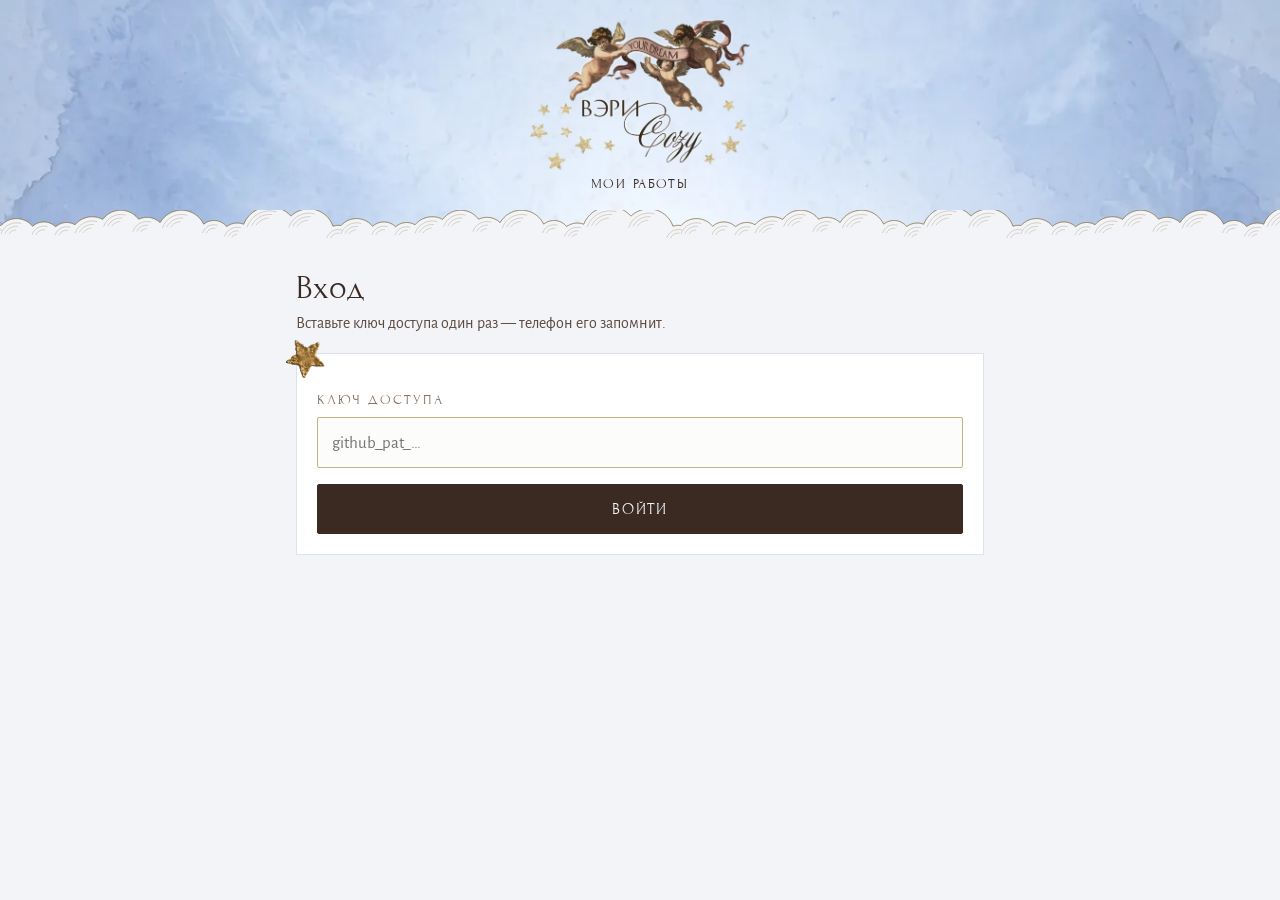
<file: admin.html>
<!doctype html>
<html lang="ru">
<head>
<meta charset="utf-8">
<meta name="viewport" content="width=device-width, initial-scale=1, viewport-fit=cover">
<meta name="robots" content="noindex, nofollow">
<title>Вэри Cozy — мои работы</title>
<meta name="theme-color" content="#B9C9DF">
<link rel="icon" type="image/webp" href="assets/gold-star-1.webp">
<link rel="preconnect" href="https://fonts.googleapis.com">
<link rel="preconnect" href="https://fonts.gstatic.com" crossorigin>
<link href="https://fonts.googleapis.com/css2?family=Forum&family=Alegreya+Sans:wght@400;500;700&display=swap" rel="stylesheet">
<style>
:root{--ink:#3A2A22;--ink2:#5C4A40;--muted:#8A7263;--bg:#F2F4F8;--card:#FFFFFF;--line:#DCE2EC;--gold:#B8924F;--dash:#C5B286;--red:#9C3B2E}
*{box-sizing:border-box}
html{-webkit-text-size-adjust:100%}
body{margin:0;background:var(--bg);color:var(--ink);font:17px/1.5 'Alegreya Sans',system-ui,sans-serif;min-height:100vh}
button,input,textarea{font:inherit;color:inherit}
.f{font-family:'Forum',Georgia,serif;font-weight:400}
.hero{position:relative;overflow:hidden;background:#B9C9DF url(assets/sky.webp) center 30%/cover;padding:18px 16px 54px;text-align:center}
.hero img.logo{display:block;width:min(220px,58vw);height:auto;margin:0 auto}
.hero p{margin:4px 0 0;font-family:'Forum',Georgia,serif;letter-spacing:.14em;text-transform:uppercase;font-size:14px}
.hero::after{content:"";position:absolute;left:0;right:0;bottom:-1px;height:40px;background:url(assets/cloud-edge.svg) repeat-x 0 100%/340px 60px}
.wrap{max-width:720px;margin:0 auto;padding:8px 16px 120px}
h1{margin:12px 0 4px;font-family:'Forum',Georgia,serif;font-weight:400;font-size:34px;line-height:1.1}
.hint{margin:0 0 18px;color:var(--ink2);font-size:16px}
.btn{display:inline-flex;align-items:center;justify-content:center;gap:8px;min-height:50px;padding:0 22px;border:1px solid var(--ink);border-radius:2px;background:transparent;font-family:'Forum',Georgia,serif;font-size:16px;letter-spacing:.12em;text-transform:uppercase;cursor:pointer;text-decoration:none;color:var(--ink)}
.btn.dark{background:var(--ink);color:var(--bg)}
.btn.wide{width:100%}
.btn:disabled{opacity:.45;cursor:default}
.btn.small{min-height:44px;padding:0 14px;font-size:14px;letter-spacing:.08em}
.link{background:none;border:0;padding:10px 4px;color:var(--ink2);text-decoration:underline;text-underline-offset:3px;cursor:pointer;font-size:15px}
.panel{position:relative;background:var(--card);border:1px solid var(--line);padding:20px}
.star{position:absolute;width:38px;height:auto;left:-12px;top:-16px;transform:rotate(-12deg);pointer-events:none}
label{display:block;font-family:'Forum',Georgia,serif;font-size:14px;letter-spacing:.14em;text-transform:uppercase;color:var(--muted);margin:16px 0 6px}
input[type=text],input[type=number],input[type=password],textarea{width:100%;min-height:50px;padding:12px 14px;border:1px solid var(--dash);border-radius:2px;background:#FCFCFA;font-size:17px}
input:focus,textarea:focus{outline:2px solid var(--gold);outline-offset:1px}
.row{display:flex;gap:12px;align-items:center;flex-wrap:wrap}
.list{display:flex;flex-direction:column;gap:14px}
.item{display:grid;grid-template-columns:84px 1fr;gap:14px;background:var(--card);border:1px solid var(--line);padding:12px}
.item.sold{opacity:.72}
.thumb{width:84px;height:112px;object-fit:cover;border:3px double var(--gold);background:#E6EBF3}
.item h3{margin:0;font-family:'Forum',Georgia,serif;font-weight:400;font-size:22px;line-height:1.15}
.meta{margin:2px 0 0;color:var(--muted);font-size:14px;letter-spacing:.06em}
.price{margin:6px 0 0;font-family:'Forum',Georgia,serif;font-size:22px}
.tools{grid-column:1 / -1;display:flex;flex-wrap:wrap;gap:8px;align-items:center;border-top:1.5px dashed var(--dash);padding-top:10px}
.tools .sp{flex:1}
.icon{min-width:44px;min-height:44px;padding:0 10px;border:1px solid var(--line);background:var(--bg);border-radius:2px;cursor:pointer;font-size:18px;line-height:1}
.switch{display:inline-flex;align-items:center;gap:10px;min-height:44px;padding:0 12px;border:1px solid var(--line);border-radius:2px;background:var(--bg);cursor:pointer;font-size:15px}
.switch i{width:38px;height:22px;border-radius:11px;background:#CFC6BA;position:relative;transition:background .2s}
.switch i::after{content:"";position:absolute;top:3px;left:3px;width:16px;height:16px;border-radius:50%;background:#fff;transition:transform .2s}
.switch[aria-pressed=true] i{background:var(--gold)}
.switch[aria-pressed=true] i::after{transform:translateX(16px)}
.danger{border-color:#E3C7C0;color:var(--red)}
.danger.armed{background:var(--red);color:#fff;border-color:var(--red)}
.empty{text-align:center;color:var(--ink2);padding:30px 10px;border:1.5px dashed var(--dash);background:#FCFCFA}
.bar{position:fixed;left:0;right:0;bottom:0;z-index:20;background:rgba(242,244,248,.94);backdrop-filter:blur(6px);-webkit-backdrop-filter:blur(6px);border-top:1.5px solid var(--gold);padding:12px 16px calc(12px + env(safe-area-inset-bottom))}
.bar .in{max-width:720px;margin:0 auto;display:flex;gap:10px;align-items:center}
.bar .note{flex:1;min-width:0;font-size:14px;color:var(--ink2);line-height:1.3}
.sheet{position:fixed;inset:0;z-index:30;background:var(--bg);overflow:auto;-webkit-overflow-scrolling:touch;display:none}
.sheet.open{display:block}
.sheet .top{position:sticky;top:0;z-index:2;display:flex;align-items:center;justify-content:space-between;gap:10px;padding:10px 16px;background:var(--bg);border-bottom:1.5px solid var(--gold)}
.sheet .top b{font-family:'Forum',Georgia,serif;font-weight:400;font-size:22px}
.photos{display:grid;grid-template-columns:repeat(auto-fill,minmax(96px,1fr));gap:10px}
.ph{position:relative;aspect-ratio:3 / 4;border:3px double var(--gold);background:#E6EBF3}
.ph img{width:100%;height:100%;object-fit:cover;display:block}
.ph .x{position:absolute;top:4px;right:4px;width:34px;height:34px;border-radius:50%;border:0;background:rgba(58,42,34,.82);color:#fff;font-size:18px;cursor:pointer}
.ph .n{position:absolute;left:4px;bottom:4px;background:rgba(255,255,255,.9);padding:0 6px;font-size:13px;border-radius:2px}
.add{display:flex;flex-direction:column;align-items:center;justify-content:center;gap:4px;aspect-ratio:3 / 4;border:1.5px dashed var(--dash);background:#FCFCFA;cursor:pointer;color:var(--ink2);font-size:14px;text-align:center;padding:6px}
.add b{font-size:30px;font-weight:400;line-height:1}
.toast{position:fixed;left:50%;width:max-content;bottom:calc(92px + env(safe-area-inset-bottom));z-index:40;transform:translate(-50%,16px);opacity:0;transition:opacity .25s,transform .25s;max-width:calc(100vw - 32px);padding:12px 18px;background:var(--ink);color:var(--bg);border-radius:2px;box-shadow:0 10px 30px rgba(58,42,34,.25);text-align:center;pointer-events:none}
.toast.on{opacity:1;transform:translate(-50%,0)}
.err{color:var(--red);font-size:15px;margin:10px 0 0}
.tabs{display:grid;grid-template-columns:repeat(3,1fr);gap:0;margin:0 0 16px;border:1px solid var(--ink);border-radius:2px;overflow:hidden}
.tabs button{min-height:48px;padding:6px 4px;border:0;border-left:1px solid var(--ink);background:transparent;cursor:pointer;font-family:'Forum',Georgia,serif;font-size:15px;letter-spacing:.06em;line-height:1.15}
.tabs button:first-child{border-left:0}
.tabs button[aria-pressed=true]{background:var(--ink);color:var(--bg)}
.tabs small{display:block;font-family:'Alegreya Sans',system-ui,sans-serif;font-size:12px;letter-spacing:0;opacity:.7}
.chips{display:flex;flex-wrap:wrap;gap:8px}
.chips button{min-height:44px;padding:0 14px;border:1px solid var(--dash);border-radius:22px;background:#FCFCFA;cursor:pointer;font-size:16px}
.chips button[aria-pressed=true]{background:var(--ink);border-color:var(--ink);color:var(--bg)}
.hide{display:none!important}
@media (prefers-reduced-motion: reduce){*{transition:none!important}}
</style>
</head>
<body>
<header class="hero">
  <img class="logo" src="assets/logo.webp" alt="Вэри Cozy">
  <p>мои работы</p>
</header>

<main class="wrap">
  <!-- Вход -->
  <section id="login" class="hide">
    <h1>Вход</h1>
    <p class="hint">Вставьте ключ доступа один раз — телефон его запомнит.</p>
    <div class="panel">
      <img class="star" src="assets/gold-star-1.webp" alt="" aria-hidden="true">
      <label for="key">Ключ доступа</label>
      <input id="key" type="password" autocomplete="off" autocapitalize="off" spellcheck="false" placeholder="github_pat_…">
      <p id="loginErr" class="err hide"></p>
      <div style="margin-top:16px"><button id="loginBtn" class="btn dark wide" type="button">Войти</button></div>
    </div>
  </section>

  <!-- Список -->
  <section id="main" class="hide">
    <h1>Мои работы</h1>
    <p class="hint">Меняйте что угодно, а потом нажмите «Опубликовать» внизу — через 1–2 минуты всё будет на сайте.</p>
    <div id="tabs" class="tabs" role="group" aria-label="Раздел"></div>
    <button id="newBtn" class="btn dark wide" type="button" style="margin-bottom:18px">＋ Новая кружка</button>
    <div id="list" class="list"></div>
    <p style="text-align:center;margin-top:28px">
      <a class="link" href="./" target="_blank" rel="noopener">Открыть сайт</a>
      <button id="logoutBtn" class="link" type="button">Выйти</button>
    </p>
  </section>

  <p id="loading" class="hint" style="text-align:center;padding:40px 0">Загружаю…</p>
</main>

<div id="bar" class="bar hide">
  <div class="in">
    <span id="barNote" class="note">Есть изменения</span>
    <button id="discardBtn" class="btn small" type="button">Отменить</button>
    <button id="publishBtn" class="btn dark small" type="button">Опубликовать</button>
  </div>
</div>

<!-- Карточка кружки: новая или правка -->
<div id="sheet" class="sheet" role="dialog" aria-modal="true" aria-labelledby="sheetTitle">
  <div class="top">
    <button id="sheetClose" class="icon" type="button" aria-label="Закрыть">✕</button>
    <b id="sheetTitle">Новая кружка</b>
    <span style="width:44px"></span>
  </div>
  <div class="wrap" style="padding-bottom:40px">
    <label>Раздел</label>
    <div id="fShelf" class="chips" role="group" aria-label="Раздел"></div>

    <label>Фото</label>
    <div id="photos" class="photos"></div>
    <input id="file" type="file" accept="image/*" multiple class="hide">
    <p class="hint" style="margin:8px 0 0;font-size:14px">Лучше вертикальные. Первое фото — главное.</p>

    <label for="fName">Название</label>
    <input id="fName" type="text" placeholder="Кружка с ангелом" autocomplete="off">

    <label for="fPrice">Цена, ₽</label>
    <input id="fPrice" type="number" inputmode="numeric" placeholder="3000">

    <label for="fDesc">Описание через запятую</label>
    <input id="fDesc" type="text" placeholder="керамика, 300 мл, ручная работа" autocomplete="off">

    <p id="sheetErr" class="err hide"></p>
    <div style="margin-top:22px"><button id="sheetSave" class="btn dark wide" type="button">Готово</button></div>
  </div>
</div>

<div id="toast" class="toast" role="status"></div>

<script>
(function () {
  'use strict';
  // аккаунт и репозиторий берём из адреса (…github.io/<репозиторий>/admin.html),
  // так админка не сломается, если репозиторий переименовать
  var onPages = /\.github\.io$/.test(location.hostname);
  var OWNER = onPages ? location.hostname.split('.')[0] : 'UbicaSmerti228';
  var REPO = onPages && location.pathname.split('/')[1] && !/\.html$/.test(location.pathname.split('/')[1]) ? location.pathname.split('/')[1] : 'VeryCozy';
  var BRANCH = 'main', FILE = 'products.json';
  var API = 'https://api.github.com/repos/' + OWNER + '/' + REPO;
  var RAW = 'https://raw.githubusercontent.com/' + OWNER + '/' + REPO + '/' + BRANCH + '/';
  var KEY_STORE = 'verycozy-admin-key';
  var $ = function (id) { return document.getElementById(id); };

  var key = null;
  var saved = [];        // как сейчас на сайте
  var items = [];        // с изменениями
  var newPhotos = {};    // путь -> {b64, url}
  var removed = [];      // пути фото, которые больше не нужны
  var editing = -1, draft = null;
  // разделы сайта
  var SHELVES = [
    { id: 'кружки',  tab: 'Кружки',  one: 'кружка',  add: 'Новая кружка',  name: 'Кружка с ангелом', desc: 'керамика, 300 мл, ручная работа', file: 'mug',   def: ['керамика', 'ручная работа'] },
    { id: 'игрушки', tab: 'Игрушки', one: 'игрушка', add: 'Новая игрушка', name: 'Ёлочный ангел',    desc: 'керамика, ручная работа',          file: 'toy',   def: ['ручная работа'] },
    { id: 'обвесы',  tab: 'Обвесы',  one: 'обвес',   add: 'Новый обвес',   name: 'Обвес со звёздами', desc: 'бусины, ручная работа',          file: 'charm', def: ['ручная работа'] }
  ];
  function shelf(id) { for (var i = 0; i < SHELVES.length; i++) if (SHELVES[i].id === id) return SHELVES[i]; return SHELVES[0]; }
  var cur = 'кружки';

  function store(k, v) { try { if (v == null) localStorage.removeItem(k); else localStorage.setItem(k, v); } catch (e) {} }
  function read(k) { try { return localStorage.getItem(k); } catch (e) { return null; } }
  function show(id, on) { $(id).classList.toggle('hide', !on); }
  var toastT = 0;
  function toast(t) { var el = $('toast'); el.textContent = t; el.classList.add('on'); clearTimeout(toastT); toastT = setTimeout(function () { el.classList.remove('on'); }, 3500); }
  function rub(n) { var v = Number(String(n).replace(/[^\d]/g, '')); return v ? v.toLocaleString('ru-RU') : ''; }
  function clone(x) { return JSON.parse(JSON.stringify(x)); }
  function g(o, a, b) { return o[a] != null ? o[a] : o[b]; }
  function norm(p) {
    var ph = (g(p, 'фото', 'photos') || []).map(function (f) { return typeof f === 'string' ? { 'файл': f, 'подпись': '' } : { 'файл': g(f, 'файл', 'src'), 'подпись': g(f, 'подпись', 'alt') || '' }; });
    var d = g(p, 'описание', 'details') || [];
    if (typeof d === 'string') d = d.split(/\s*,\s*/);
    var sec = g(p, 'раздел', 'section');
    return { 'раздел': shelf(sec).id, 'название': g(p, 'название', 'name') || '', 'цена': Number(String(g(p, 'цена', 'price') || '').replace(/[^\d]/g, '')) || 0, 'описание': d.filter(Boolean), 'фото': ph, 'продана': !!g(p, 'продана', 'sold') };
  }
  function src(path) { return newPhotos[path] ? newPhotos[path].url : (/^assets\//.test(path) ? path : RAW + path); }

  // ---------- GitHub ----------
  function gh(path, opt) {
    opt = opt || {};
    return fetch(API + path, {
      method: opt.method || 'GET',
      headers: { 'Authorization': 'Bearer ' + key, 'Accept': 'application/vnd.github+json', 'X-GitHub-Api-Version': '2022-11-28' },
      body: opt.body ? JSON.stringify(opt.body) : undefined,
      cache: 'no-store'
    }).then(function (r) {
      if (r.status === 401) throw new Error('key');
      if (r.status === 403 || r.status === 404) throw new Error((opt.method || 'GET') === 'GET' ? 'access' : 'readonly');
      if (!r.ok) return r.text().then(function (t) { var e = new Error('http'); e.status = r.status; e.body = t; throw e; });
      return r.status === 204 ? null : r.json();
    });
  }
  function b64ToText(b64) {
    var bin = atob(b64.replace(/\s/g, '')); var u = new Uint8Array(bin.length);
    for (var i = 0; i < bin.length; i++) u[i] = bin.charCodeAt(i);
    return new TextDecoder('utf-8').decode(u);
  }
  function load() {
    return gh('/contents/' + FILE + '?ref=' + BRANCH).then(function (f) {
      var list = JSON.parse(b64ToText(f.content));
      saved = (Array.isArray(list) ? list : []).map(norm);
      items = clone(saved); newPhotos = {}; removed = [];
    });
  }
  function publish() {
    var json = JSON.stringify(items, null, 2) + '\n';
    var used = {}; items.forEach(function (it) { it['фото'].forEach(function (f) { used[f['файл']] = 1; }); });
    var paths = Object.keys(newPhotos).filter(function (p) { return used[p]; });
    var dels = removed.filter(function (p) { return !used[p] && /^photos\//.test(p) && !newPhotos[p]; });
    var base, blobs = {};
    function attempt(retry) {
      return gh('/git/ref/heads/' + BRANCH).then(function (ref) {
        base = ref.object.sha;
        return gh('/git/commits/' + base);
      }).then(function (c) {
        var tree = [{ path: FILE, mode: '100644', type: 'blob', content: json }];
        paths.forEach(function (p) { tree.push({ path: p, mode: '100644', type: 'blob', sha: blobs[p] }); });
        dels.forEach(function (p) { tree.push({ path: p, mode: '100644', type: 'blob', sha: null }); });
        return gh('/git/trees', { method: 'POST', body: { base_tree: c.tree.sha, tree: tree } });
      }).then(function (t) {
        return gh('/git/commits', { method: 'POST', body: { message: 'Сайт: изменения из админки', tree: t.sha, parents: [base] } });
      }).then(function (c) {
        return gh('/git/refs/heads/' + BRANCH, { method: 'PATCH', body: { sha: c.sha } });
      }).catch(function (e) {
        if (!retry && e.status === 422) return attempt(true);
        throw e;
      });
    }
    // сначала загрузить фото
    return paths.reduce(function (pr, p) {
      return pr.then(function () {
        return gh('/git/blobs', { method: 'POST', body: { content: newPhotos[p].b64, encoding: 'base64' } }).then(function (b) { blobs[p] = b.sha; });
      });
    }, Promise.resolve()).then(function () { return attempt(false); });
  }

  // ---------- Фото: уменьшаем на телефоне ----------
  function prepare(file) {
    return new Promise(function (res, rej) {
      var url = URL.createObjectURL(file); var img = new Image();
      img.onload = function () {
        var max = 1400, w = img.naturalWidth, h = img.naturalHeight, k = Math.min(1, max / Math.max(w, h));
        var c = document.createElement('canvas'); c.width = Math.round(w * k); c.height = Math.round(h * k);
        c.getContext('2d').drawImage(img, 0, 0, c.width, c.height);
        URL.revokeObjectURL(url);
        var data = c.toDataURL('image/jpeg', 0.85);
        res({ b64: data.split(',')[1], url: data });
      };
      img.onerror = function () { URL.revokeObjectURL(url); rej(new Error('img')); };
      img.src = url;
    });
  }

  // ---------- Отрисовка ----------
  function dirty() { return JSON.stringify(items) !== JSON.stringify(saved); }
  function updateBar() {
    var d = dirty(); show('bar', d);
    document.body.style.paddingBottom = d ? '90px' : '';
  }
  function el(tag, attrs, kids) {
    var e = document.createElement(tag);
    if (attrs) Object.keys(attrs).forEach(function (k) { if (k === 'text') e.textContent = attrs[k]; else if (k === 'on') Object.keys(attrs.on).forEach(function (ev) { e.addEventListener(ev, attrs.on[ev]); }); else e.setAttribute(k, attrs[k]); });
    (kids || []).forEach(function (k) { if (k) e.appendChild(k); });
    return e;
  }
  function renderTabs() {
    var box = $('tabs'); box.textContent = '';
    SHELVES.forEach(function (sh) {
      var n = items.filter(function (it) { return it['раздел'] === sh.id; }).length;
      var b = el('button', { type: 'button', 'aria-pressed': sh.id === cur ? 'true' : 'false' }, [document.createTextNode(sh.tab), el('small', { text: n ? String(n) : 'пусто' })]);
      b.addEventListener('click', function () { cur = sh.id; store('verycozy-admin-tab', cur); render(); });
      box.appendChild(b);
    });
    $('newBtn').textContent = '＋ ' + shelf(cur).add;
  }
  function render() {
    renderTabs();
    var list = $('list'); list.textContent = '';
    var idx = []; items.forEach(function (it, i) { if (it['раздел'] === cur) idx.push(i); });
    if (!idx.length) { list.appendChild(el('div', { class: 'empty', text: 'Здесь пока пусто — на сайте в этом разделе висит окошко «в процессе». Нажмите «' + shelf(cur).add + '».' })); }
    idx.forEach(function (i, k) {
      var it = items[i];
      var first = it['фото'][0];
      var del = el('button', { class: 'icon danger', type: 'button', text: 'Удалить' });
      del.addEventListener('click', function () {
        if (!del.classList.contains('armed')) { del.classList.add('armed'); del.textContent = 'Точно удалить?'; setTimeout(function () { del.classList.remove('armed'); del.textContent = 'Удалить'; }, 3000); return; }
        it['фото'].forEach(function (f) { removed.push(f['файл']); });
        items.splice(i, 1); render(); toast('Удалено. Не забудьте опубликовать');
      });
      var soldWord = cur === 'обвесы' ? 'продан' : 'продана';
      var sw = el('button', { class: 'switch', type: 'button', 'aria-pressed': it['продана'] ? 'true' : 'false' }, [el('i'), el('span', { text: soldWord })]);
      sw.addEventListener('click', function () { it['продана'] = !it['продана']; render(); });
      var up = el('button', { class: 'icon', type: 'button', 'aria-label': 'Выше', text: '↑' });
      up.disabled = k === 0;
      up.addEventListener('click', function () { var j = idx[k - 1]; items[i] = items[j]; items[j] = it; render(); });
      var down = el('button', { class: 'icon', type: 'button', 'aria-label': 'Ниже', text: '↓' });
      down.disabled = k === idx.length - 1;
      down.addEventListener('click', function () { var j = idx[k + 1]; items[i] = items[j]; items[j] = it; render(); });
      var edit = el('button', { class: 'icon', type: 'button', text: 'Изменить' });
      edit.addEventListener('click', function () { openSheet(i); });
      list.appendChild(el('article', { class: 'item' + (it['продана'] ? ' sold' : '') }, [
        first ? el('img', { class: 'thumb', src: src(first['файл']), alt: '' }) : el('div', { class: 'thumb' }),
        el('div', null, [
          el('h3', { text: it['название'] || 'Без названия' }),
          el('p', { class: 'meta', text: it['описание'].join(' · ') }),
          el('p', { class: 'price', text: it['продана'] ? soldWord : (rub(it['цена']) ? rub(it['цена']) + ' ₽' : 'цена не указана') })
        ]),
        el('div', { class: 'tools' }, [sw, el('span', { class: 'sp' }), up, down, edit, del])
      ]));
    });
    updateBar();
  }

  // ---------- Карточка кружки ----------
  function openSheet(i) {
    editing = i;
    draft = i < 0 ? { 'раздел': cur, 'название': '', 'цена': 0, 'описание': shelf(cur).def.slice(), 'фото': [], 'продана': false } : clone(items[i]);
    $('sheetTitle').textContent = i < 0 ? shelf(cur).add : 'Изменить';
    renderShelf();
    $('fName').value = draft['название'];
    $('fPrice').value = draft['цена'] || '';
    $('fDesc').value = draft['описание'].join(', ');
    show('sheetErr', false);
    renderPhotos();
    $('sheet').classList.add('open'); $('sheet').scrollTop = 0;
    document.body.style.overflow = 'hidden';
  }
  function renderShelf() {
    var box = $('fShelf'); box.textContent = '';
    var sh = shelf(draft['раздел']);
    $('fName').placeholder = sh.name; $('fDesc').placeholder = sh.desc;
    SHELVES.forEach(function (s2) {
      var b = el('button', { type: 'button', 'aria-pressed': s2.id === draft['раздел'] ? 'true' : 'false', text: s2.tab });
      b.addEventListener('click', function () { draft['раздел'] = s2.id; renderShelf(); });
      box.appendChild(b);
    });
  }
  function closeSheet() { $('sheet').classList.remove('open'); document.body.style.overflow = ''; }
  function renderPhotos() {
    var box = $('photos'); box.textContent = '';
    draft['фото'].forEach(function (f, j) {
      var x = el('button', { class: 'x', type: 'button', 'aria-label': 'Убрать фото', text: '✕' });
      x.addEventListener('click', function () { removed.push(f['файл']); draft['фото'].splice(j, 1); renderPhotos(); });
      var ph = el('div', { class: 'ph' }, [el('img', { src: src(f['файл']), alt: '' }), x, j === 0 ? el('span', { class: 'n', text: 'главное' }) : null]);
      if (j > 0) {
        ph.style.cursor = 'pointer'; ph.title = 'Сделать главным';
        ph.addEventListener('click', function (e) { if (e.target === x) return; draft['фото'].splice(j, 1); draft['фото'].unshift(f); renderPhotos(); });
      }
      box.appendChild(ph);
    });
    var add = el('button', { class: 'add', type: 'button' }, [el('b', { text: '＋' }), el('span', { text: 'добавить фото' })]);
    add.addEventListener('click', function () { $('file').click(); });
    box.appendChild(add);
  }
  $('file').addEventListener('change', function () {
    var files = Array.prototype.slice.call(this.files || []); this.value = '';
    if (!files.length) return;
    toast('Готовлю фото…');
    files.reduce(function (pr, file, n) {
      return pr.then(function () {
        return prepare(file).then(function (r) {
          var path = 'photos/' + shelf(draft['раздел']).file + '-' + Date.now().toString(36) + '-' + n + '.jpg';
          newPhotos[path] = r;
          draft['фото'].push({ 'файл': path, 'подпись': '' });
          renderPhotos(); show('sheetErr', false);
        });
      });
    }, Promise.resolve()).catch(function () { toast('Не получилось открыть фото, попробуйте другое'); });
  });
  $('sheetSave').addEventListener('click', function () {
    var name = $('fName').value.trim();
    var price = Number(String($('fPrice').value).replace(/[^\d]/g, '')) || 0;
    var err = !name ? 'Впишите название' : !draft['фото'].length ? 'Добавьте хотя бы одно фото' : !price && !draft['продана'] ? 'Впишите цену' : '';
    if (err) { $('sheetErr').textContent = err; show('sheetErr', true); return; }
    draft['название'] = name; draft['цена'] = price;
    draft['описание'] = $('fDesc').value.split(',').map(function (s) { return s.trim(); }).filter(Boolean);
    draft['фото'].forEach(function (f, j) { f['подпись'] = name + (j ? ', фото ' + (j + 1) : ''); });
    if (editing < 0) items.unshift(draft); else items[editing] = draft;
    var moved = draft['раздел'] !== cur; cur = draft['раздел']; store('verycozy-admin-tab', cur);
    closeSheet(); render(); toast(editing < 0 ? 'Добавлено в «' + shelf(cur).tab + '». Осталось опубликовать' : moved ? 'Перенесено в «' + shelf(cur).tab + '». Осталось опубликовать' : 'Изменено. Осталось опубликовать');
  });
  ['fName', 'fPrice', 'fDesc'].forEach(function (id) { $(id).addEventListener('input', function () { show('sheetErr', false); }); });
  $('sheetClose').addEventListener('click', closeSheet);
  document.addEventListener('keydown', function (e) { if (e.key === 'Escape' && $('sheet').classList.contains('open')) closeSheet(); });

  // ---------- Кнопки ----------
  $('newBtn').addEventListener('click', function () { openSheet(-1); });
  $('discardBtn').addEventListener('click', function () { items = clone(saved); newPhotos = {}; removed = []; render(); toast('Изменения отменены'); });
  $('publishBtn').addEventListener('click', function () {
    var b = this; b.disabled = true; $('barNote').textContent = 'Публикую…';
    publish().then(function () {
      saved = clone(items); newPhotos = {}; removed = [];
      render(); toast('Готово! На сайте через 1–2 минуты');
    }).catch(function (e) {
      $('barNote').textContent = e.message === 'readonly' ? 'У ключа нет права на изменения — нужно включить запись' : e.message === 'key' || e.message === 'access' ? 'Ключ не подходит или устарел — попросите новый' : 'Не получилось — проверьте интернет и нажмите ещё раз';
    }).then(function () { b.disabled = false; });
  });
  $('logoutBtn').addEventListener('click', function () { store(KEY_STORE, null); key = null; show('main', false); show('bar', false); show('login', true); });
  window.addEventListener('beforeunload', function (e) { if (dirty()) { e.preventDefault(); e.returnValue = ''; } });

  function start() {
    show('login', false); show('main', false); show('loading', true);
    load().then(function () { show('loading', false); show('main', true); render(); })
      .catch(function (e) {
        show('loading', false); show('login', true);
        $('loginErr').textContent = e.message === 'key' || e.message === 'access' ? 'Ключ не подходит. Проверьте, что он скопирован целиком.' : 'Нет связи с GitHub. Проверьте интернет.';
        show('loginErr', true);
        if (e.message === 'key' || e.message === 'access') store(KEY_STORE, null);
      });
  }
  $('loginBtn').addEventListener('click', function () {
    var v = $('key').value.trim(); if (!v) return;
    key = v; store(KEY_STORE, v); start();
  });

  // ключ из ссылки …/admin.html#key=… — запоминаем и убираем из адреса
  var m = location.hash.match(/key=([^&]+)/);
  if (m) { store(KEY_STORE, decodeURIComponent(m[1])); history.replaceState(null, '', location.pathname); }
  key = read(KEY_STORE);
  cur = shelf(read('verycozy-admin-tab')).id;
  if (key) start(); else { show('loading', false); show('login', true); }
})();
</script>
</body>
</html>
</file>
<file: style.css>
body{margin:0;background:#F2F4F8;overflow-x:hidden}
a{color:#7A4E3A}a:hover{color:#4F3022}
.hero{--bar:0px;position:relative;overflow:hidden;background:#B9C9DF url(assets/sky.webp) center 30%/cover no-repeat}
header,section,footer,#contacts{scroll-margin-top:68px}
.decor{position:absolute;pointer-events:none;user-select:none;height:auto;z-index:1}
.curtain-l{left:0;top:var(--bar);width:clamp(58px,15vw,240px)}
.curtain-r{right:0;top:var(--bar);width:clamp(58px,15vw,240px)}
.pearls-l{left:15%;top:calc(var(--bar) - 6px);width:clamp(140px,21vw,320px);opacity:.95;transform-origin:50% 0;animation:sway-soft 7s ease-in-out infinite alternate}
.pearls-r{right:14%;top:calc(var(--bar) - 6px);width:clamp(120px,18vw,280px);opacity:.95;transform-origin:50% 0;animation:sway-soft 8s ease-in-out infinite alternate-reverse}
.cloud-l{left:-4%;bottom:40px;width:clamp(260px,36vw,560px);animation:drift 18s ease-in-out infinite alternate}
.cloud-r{right:-5%;bottom:10px;width:clamp(280px,38vw,600px);animation:drift 22s ease-in-out infinite alternate-reverse}
.scallop,.scallop-top{--tw:480px;--th:84px;position:absolute;left:0;right:0;height:var(--th);z-index:2;overflow:hidden;pointer-events:none}
.scallop{bottom:-1px}
.scallop-top{top:-1px;transform:scaleY(-1)}
/* край-облако в стиле гравюры: выпуклости разного размера, контур и штриховка; медленно плывёт */
.scallop::before,.scallop-top::before{content:"";position:absolute;top:0;bottom:0;left:0;width:calc(100% + var(--tw));background:url(assets/cloud-edge.svg) repeat-x 0 100% / var(--tw) var(--th);animation:edge-drift 70s linear infinite}
.scallop-top::before{animation-direction:reverse;animation-duration:90s}
@keyframes edge-drift{to{transform:translateX(calc(var(--tw) * -1))}}
.topbar{position:sticky;top:0;z-index:900;height:52px;background:#F2F4F8;border-bottom:1.5px solid #B8924F;box-shadow:0 3px 0 -1.5px rgba(184,146,79,.35)}
.topbar-in{max-width:1180px;height:100%;margin:0 auto;padding:0 20px;box-sizing:border-box;display:flex;align-items:center;justify-content:space-between;gap:24px}
.brand{display:inline-flex;align-items:center;min-height:44px;font-family:'Forum',Georgia,serif;font-size:22px;letter-spacing:.06em;color:#3A2A22;text-decoration:none;white-space:nowrap}
.links{display:flex;gap:30px;overflow-x:auto;scrollbar-width:none;font-family:'Forum',Georgia,serif;font-size:15px;letter-spacing:.12em;text-transform:uppercase}
.links::-webkit-scrollbar{display:none}
.links a{color:#3A2A22;text-decoration:none;white-space:nowrap;padding:14px 0}

/* Подвесная игрушка-мобиль: обруч на нитях, подвески идут по кругу */
.crib{position:relative;z-index:3;height:226px}
.crib-inner{position:absolute;left:50%;top:0;width:0;height:0;transform-origin:0 0}
.rig{position:absolute;left:0;top:0;transform-origin:0 22px;animation:rock 9s ease-in-out infinite alternate}
.crib-cord{position:absolute;left:-.75px;top:0;width:1.5px;height:22px;background:#9C7A3C}
.hoop-front{z-index:40}
.hoop{position:absolute;left:-234px;top:0;width:468px;height:93px;overflow:visible}
.orb{position:absolute;left:0;top:72px;width:0;height:0;z-index:10;animation:orbit 30s linear infinite;animation-delay:var(--phase);will-change:transform,opacity}
.kick{position:absolute;left:0;top:0;transform-origin:0 0;transform:rotate(calc(var(--kick, 0deg) * var(--kf)))}
.swing{position:absolute;left:0;top:0;transform-origin:0 0;animation:swing var(--t) ease-in-out infinite alternate;animation-delay:var(--d)}
.thread{position:absolute;left:-.6px;top:0;width:1.2px;height:calc(var(--drop) + 7px);background:rgba(126,98,48,.75)}
.charm{position:absolute;z-index:1;top:calc(var(--drop) - var(--w) * var(--ratio) * var(--ay));left:calc(var(--w) * var(--ax) * -1);width:var(--w)}
.charm img{display:block;width:100%;height:auto}
@keyframes orbit{0.000%{transform:translate(0.0px,15.0px) scale(1.000);opacity:1.000}2.083%{transform:translate(30.0px,14.9px) scale(0.999);opacity:0.999}4.167%{transform:translate(59.5px,14.5px) scale(0.997);opacity:0.998}6.250%{transform:translate(88.0px,13.9px) scale(0.992);opacity:0.995}8.333%{transform:translate(115.0px,13.0px) scale(0.987);opacity:0.991}10.417%{transform:translate(140.0px,11.9px) scale(0.979);opacity:0.986}12.500%{transform:translate(162.6px,10.6px) scale(0.971);opacity:0.979}14.583%{transform:translate(182.5px,9.1px) scale(0.961);opacity:0.973}16.667%{transform:translate(199.2px,7.5px) scale(0.950);opacity:0.965}18.750%{transform:translate(212.5px,5.7px) scale(0.938);opacity:0.957}20.833%{transform:translate(222.2px,3.9px) scale(0.926);opacity:0.948}22.917%{transform:translate(228.0px,2.0px) scale(0.913);opacity:0.939}25.000%{transform:translate(230.0px,0.0px) scale(0.900);opacity:0.930}27.083%{transform:translate(228.0px,-2.0px) scale(0.887);opacity:0.921}29.167%{transform:translate(222.2px,-3.9px) scale(0.874);opacity:0.912}31.250%{transform:translate(212.5px,-5.7px) scale(0.862);opacity:0.903}33.333%{transform:translate(199.2px,-7.5px) scale(0.850);opacity:0.895}35.417%{transform:translate(182.5px,-9.1px) scale(0.839);opacity:0.887}37.500%{transform:translate(162.6px,-10.6px) scale(0.829);opacity:0.881}39.583%{transform:translate(140.0px,-11.9px) scale(0.821);opacity:0.874}41.667%{transform:translate(115.0px,-13.0px) scale(0.813);opacity:0.869}43.750%{transform:translate(88.0px,-13.9px) scale(0.808);opacity:0.865}45.833%{transform:translate(59.5px,-14.5px) scale(0.803);opacity:0.862}47.917%{transform:translate(30.0px,-14.9px) scale(0.801);opacity:0.861}50.000%{transform:translate(0.0px,-15.0px) scale(0.800);opacity:0.860}52.083%{transform:translate(-30.0px,-14.9px) scale(0.801);opacity:0.861}54.167%{transform:translate(-59.5px,-14.5px) scale(0.803);opacity:0.862}56.250%{transform:translate(-88.0px,-13.9px) scale(0.808);opacity:0.865}58.333%{transform:translate(-115.0px,-13.0px) scale(0.813);opacity:0.869}60.417%{transform:translate(-140.0px,-11.9px) scale(0.821);opacity:0.874}62.500%{transform:translate(-162.6px,-10.6px) scale(0.829);opacity:0.881}64.583%{transform:translate(-182.5px,-9.1px) scale(0.839);opacity:0.887}66.667%{transform:translate(-199.2px,-7.5px) scale(0.850);opacity:0.895}68.750%{transform:translate(-212.5px,-5.7px) scale(0.862);opacity:0.903}70.833%{transform:translate(-222.2px,-3.9px) scale(0.874);opacity:0.912}72.917%{transform:translate(-228.0px,-2.0px) scale(0.887);opacity:0.921}75.000%{transform:translate(-230.0px,-0.0px) scale(0.900);opacity:0.930}77.083%{transform:translate(-228.0px,2.0px) scale(0.913);opacity:0.939}79.167%{transform:translate(-222.2px,3.9px) scale(0.926);opacity:0.948}81.250%{transform:translate(-212.5px,5.7px) scale(0.938);opacity:0.957}83.333%{transform:translate(-199.2px,7.5px) scale(0.950);opacity:0.965}85.417%{transform:translate(-182.5px,9.1px) scale(0.961);opacity:0.973}87.500%{transform:translate(-162.6px,10.6px) scale(0.971);opacity:0.979}89.583%{transform:translate(-140.0px,11.9px) scale(0.979);opacity:0.986}91.667%{transform:translate(-115.0px,13.0px) scale(0.987);opacity:0.991}93.750%{transform:translate(-88.0px,13.9px) scale(0.992);opacity:0.995}95.833%{transform:translate(-59.5px,14.5px) scale(0.997);opacity:0.998}97.917%{transform:translate(-30.0px,14.9px) scale(0.999);opacity:0.999}100.000%{transform:translate(-0.0px,15.0px) scale(1.000);opacity:1.000}}
/* Облака: расходятся при прокрутке шапки, плывут по небу, сходятся в подвале */
.part-l{translate:calc(var(--part, 0) * -38vw) calc(var(--part, 0) * -30px)}
.part-r{translate:calc(var(--part, 0) * 38vw) calc(var(--part, 0) * -30px)}
.gather-l{translate:calc((1 - var(--gather, 1)) * -45vw) 0}
.gather-r{translate:calc((1 - var(--gather, 1)) * 45vw) 0}
.sky-cloud{position:absolute;left:0;z-index:1;pointer-events:none;height:auto;opacity:.55;animation:cross linear infinite}
@keyframes cross{from{transform:translateX(-30vw)}to{transform:translateX(130vw)}}
.logo{display:block;width:100%;max-width:470px;height:auto;margin:-8px auto 0;position:relative;z-index:2}
.twinkle{animation:twinkle 3.2s ease-in-out infinite alternate}

.wc-title{margin:0;font-family:'Pangolin','Comic Sans MS',cursive;font-weight:400;line-height:1.08;-webkit-mask-image:url(assets/grain.png);mask-image:url(assets/grain.png);-webkit-mask-size:80px;mask-size:80px}
.wc-line{display:flex;flex-wrap:wrap;column-gap:.32em}
.wc-word{display:inline-flex;white-space:nowrap}
.wc-letter{display:inline-block}
.sr-only{position:absolute;width:1px;height:1px;padding:0;margin:-1px;overflow:hidden;clip:rect(0,0,0,0);white-space:nowrap;border:0}
.ship{grid-column:2}
/* Две карточки под кружкой: на ПК рядом, на телефоне компактными строками */
.nw{white-space:nowrap}
h1,h2,h3,.duo-title,.custom-title{text-wrap:balance}
p,li,.duo-sub,.custom-sub{text-wrap:pretty}
.duo{display:grid;grid-template-columns:minmax(0,280px) minmax(0,360px);align-items:center;justify-content:center;gap:40px 48px;margin-top:64px}
.duo-card{display:flex;flex-direction:column;align-items:center;text-align:center;color:#3A2A22;text-decoration:none}
.duo-frame{width:100%;aspect-ratio:1 / 1;border:1.5px dashed #C5B286;box-sizing:border-box;background:#E6EBF3;display:flex;flex-direction:column;align-items:center;justify-content:center;gap:12px}
.duo-frame img{width:84px;height:auto}
.duo-frame img.art{width:auto;height:110px}
.duo-tag{font-family:'Forum',Georgia,serif;font-size:20px;color:#6B574B}
.duo-text{display:flex;flex-direction:column;align-items:center}
.duo-title{margin:20px 0 0;font-family:'Forum',Georgia,serif;font-weight:400;font-size:28px;line-height:1.15;color:#3A2A22}
.duo-sub{margin:8px 0 0;font-size:15px;line-height:1.5;color:#6B574B}
.duo-link{text-decoration:underline;text-underline-offset:3px;color:#9C5B4B}
a.duo-card:hover .duo-frame{border-color:#9C7A3C}
.shelf{padding:24px 16px 80px}
.shelf-head{margin-bottom:40px}
.shelf [data-p=card]+[data-p=card]{margin-top:40px!important}
.duo-one{grid-template-columns:minmax(0,280px)}
.custom-card{position:relative;display:grid;grid-template-columns:240px minmax(0,1fr);grid-template-rows:auto auto auto auto;column-gap:48px;align-items:center;max-width:1000px;margin:56px auto 0;padding:clamp(18px,3vw,36px);box-sizing:border-box;background:#FFFFFF;border:1px solid #DCE2EC;color:#3A2A22;text-decoration:none}
.custom-frame{grid-row:1 / span 4;width:100%;aspect-ratio:1 / 1;box-sizing:border-box;padding:10px;border:6px double #B8924F;background:#F2F4F8;display:flex;flex-direction:column;align-items:center;justify-content:center;gap:12px;background-clip:padding-box}
.custom-frame img{width:118px;height:auto;transition:transform .35s ease}
.custom-frame .duo-tag{font-size:21px}
.custom-head{display:flex;flex-direction:column;align-self:end}
.custom-head,.custom-sub,.custom-note,.custom-btn{grid-column:2}
.custom-kicker{font-family:'Forum',Georgia,serif;font-size:14px;letter-spacing:.14em;text-transform:uppercase;color:#8A7263}
.custom-title{margin-top:8px;font-family:'Forum',Georgia,serif;font-size:clamp(32px,3.8vw,46px);line-height:1.05}
.custom-sub{margin-top:16px;padding-top:16px;border-top:1.5px dashed #CFC3A3;font-size:17px;line-height:1.5;color:#5C4A40;max-width:520px}
.custom-note{display:flex;flex-wrap:wrap;align-items:center;gap:4px 12px;margin-top:12px;font-family:'Forum',Georgia,serif;font-size:14px;letter-spacing:.14em;text-transform:uppercase;color:#8A7263}
.custom-note .dot{width:5px;height:5px;border-radius:50%;background:#B8924F}
.custom-note span{white-space:nowrap}
.custom-btn{align-self:start;justify-self:start;margin-top:22px;background:#3A2A22;color:#F2F4F8}
.custom-card:hover .custom-frame img{transform:rotate(-6deg) translateY(-3px)}
.custom-card:hover .custom-btn{opacity:.88}
.shelf [data-p=list]:empty+.duo-one{margin-top:0}
.sticker{position:absolute;pointer-events:none;user-select:none;height:auto}
.btn{display:inline-flex;align-items:center;min-height:52px;padding:0 30px;font-family:'Forum',Georgia,serif;font-size:17px;letter-spacing:.14em;text-transform:uppercase;text-decoration:none;border-radius:2px;transition:transform .25s ease,box-shadow .25s ease}
.btn:hover{opacity:.88}
.angel-float{animation:float 5s ease-in-out infinite alternate}

@keyframes rock{from{transform:rotate(-1.2deg)}to{transform:rotate(1.2deg)}}
@keyframes swing{from{transform:rotate(-4deg)}to{transform:rotate(4deg)}}
@keyframes bob{from{transform:translateY(0)}to{transform:translateY(-6px)}}
@keyframes sway-soft{from{transform:rotate(-1.4deg)}to{transform:rotate(1.4deg)}}
@keyframes curtain{from{transform:skewX(0deg)}to{transform:skewX(1.2deg)}}
@keyframes drift{from{transform:translateX(-16px)}to{transform:translateX(16px)}}
@keyframes float{from{transform:translateY(0)}to{transform:translateY(-8px)}}
@keyframes twinkle{from{transform:scale(.82) rotate(-8deg);opacity:.65}to{transform:scale(1.08) rotate(8deg);opacity:1}}
@keyframes rise{from{opacity:0;transform:translateY(34px)}to{opacity:1;transform:none}}


/* Переход по меню: облачное полотно спускается сверху, закрывает экран и уходит вниз.
   Двигается один слой, только transform — без перерисовки страницы */
/* Блок «Лепит Леся»: буквы проявляются по одной, волна рисуется кистью, текст всплывает */
@keyframes ink{to{opacity:1;translate:0 0;scale:1}}
@keyframes brush{to{clip-path:inset(0 0 0 0)}}
@keyframes fadeup{to{opacity:1;translate:0 0}}
@keyframes grow{to{scale:1}}
@media (prefers-reduced-motion: no-preference){
.paint .wc-letter{opacity:0;translate:0 16px;scale:.55}
.paint.in .wc-letter{animation:ink .55s cubic-bezier(.2,.9,.3,1.35) forwards;animation-delay:calc(var(--i) * 60ms)}
.paint .brush{clip-path:inset(0 100% 0 0)}
.paint.in .brush{animation:brush .7s cubic-bezier(.4,0,.2,1) .6s forwards}
.paint .fade-up{opacity:0;translate:0 18px}
.paint.in .fade-up{animation:fadeup .75s ease-out forwards;animation-delay:var(--fd,.4s)}
.paint .grow{scale:0}
.paint.in .grow{animation:grow .8s cubic-bezier(.2,.9,.3,1.25) .9s forwards}
}
@media (max-width:760px){
.topbar{height:48px}
header,section,footer,#contacts{scroll-margin-top:60px}
.brand{display:none}
.topbar-in{padding:0 12px}
.topbar-in{justify-content:center}
.links{gap:10px;font-size:12.5px;letter-spacing:.04em;flex:1;justify-content:space-between}
.links a[href="#about"]{display:none}
.pearls-l{left:3%;width:110px}.pearls-r{right:3%;width:96px}
.sky-3{display:none}
.crib{height:134px}
.crib-inner{transform:scale(.56)}
.sky-cloud{opacity:.32}
.cloud-l{bottom:120px;opacity:.9}.cloud-r{bottom:60px;opacity:.9}
.sticker-hide-sm{display:none}
.ship{grid-column:1 / -1}
.duo{grid-template-columns:1fr;gap:14px;margin-top:40px}
.custom-card{grid-template-columns:104px minmax(0,1fr);grid-template-rows:auto;column-gap:16px;margin-top:40px;padding:16px}
.custom-frame{grid-row:auto;padding:4px;border-width:4px;gap:4px}
.custom-frame img{width:54px}
.custom-frame .duo-tag{font-size:13px}
.custom-head{align-self:center}
.custom-kicker{font-size:11px;letter-spacing:.1em}
.custom-title{margin-top:4px;font-size:25px}
.custom-sub{grid-column:1 / -1;margin-top:14px;padding-top:12px;font-size:15px}
.custom-note{grid-column:1 / -1;font-size:12px;letter-spacing:.1em;margin-top:10px}
.custom-btn{grid-column:1 / -1;justify-self:stretch;justify-content:center;margin-top:16px;font-size:15px}
.duo-card{flex-direction:row;align-items:center;text-align:left;gap:16px;background:#FFFFFF;border:1px solid #DCE2EC;padding:12px}
.duo-frame{width:104px;flex:none;gap:4px}
.duo-frame img{width:52px}
.duo-frame img.art{width:auto;height:64px}
.duo-tag{font-size:13px}
.duo-text{align-items:flex-start}
.duo-title{margin:0;font-size:22px}
.duo-sub{margin-top:4px;font-size:14px;line-height:1.4}
.scallop,.scallop-top{--tw:340px;--th:60px}
}
@media (prefers-reduced-motion: reduce){
*{animation:none !important;transition:none !important}
}
</file>
